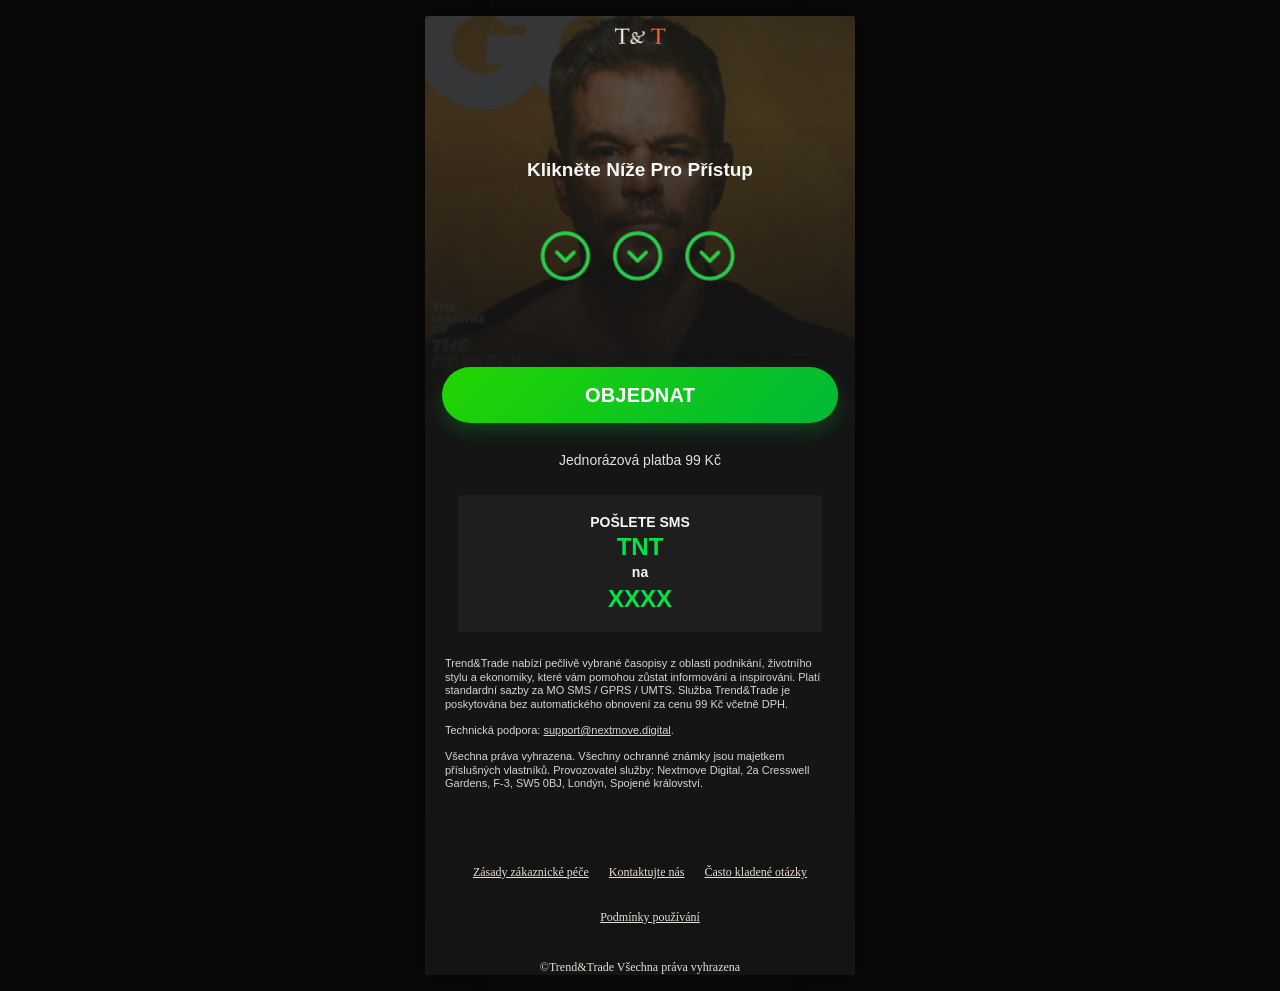
<file: index.html>
<!doctype html>
<html lang="cs">
  <head>
    <meta charset="utf-8">
    <meta name="viewport" content="width=device-width, initial-scale=1">
    <meta name="theme-color" content="#151515">
    <meta name="robots" content="noindex,nofollow">
    <title>Trend &amp; Trade | Exkluzivní časopisy</title>
    <link rel="stylesheet" href="styles.css">
  </head>
  <body>
    <main class="page">
      <section class="hero" aria-label="Trend and Trade">
        <img class="brand-logo" src="assets/logo-text.png" alt="Trend and Trade">
        <p class="hero-copy">Klikněte Níže Pro Přístup</p>
      </section>

      <section class="content" aria-label="Objednávka přístupu">
        <h1 class="intro">Získejte Přístup K<br>Exkluzivním Časopisům</h1>
        <!-- Campaign integration values: replace only when the final Click2SMS values are supplied. -->
        <a class="cta" data-sms-number="XXXX" data-sms-keyword="TNT" href="sms:XXXX?body=TNT" aria-label="Objednat přístup přes SMS">OBJEDNAT</a>
        <p class="price">Jednorázová platba 99 Kč</p>

        <section class="sms-card" aria-label="SMS objednávka">
          <p>POŠLETE SMS</p>
          <p class="sms-keyword">TNT</p>
          <p>na</p>
          <p class="sms-number">XXXX</p>
        </section>

        <section class="legal-copy" aria-label="Informace o službě">
          <p>Trend&amp;Trade nabízí pečlivě vybrané časopisy z oblasti podnikání, životního stylu a ekonomiky, které vám pomohou zůstat informováni a inspirováni. Platí standardní sazby za MO SMS / GPRS / UMTS. Služba Trend&amp;Trade je poskytována bez automatického obnovení za cenu 99 Kč včetně DPH.</p>
          <p>Technická podpora: <a href="mailto:support@nextmove.digital">support@nextmove.digital</a>.</p>
          <p>Všechna práva vyhrazena. Všechny ochranné známky jsou majetkem příslušných vlastníků. Provozovatel služby: Nextmove Digital, 2a Cresswell Gardens, F-3, SW5 0BJ, Londýn, Spojené království.</p>
        </section>
      </section>

      <footer class="site-footer">
        <div class="site-footer-bottom">
          <nav class="site-footer-menu" aria-label="Trend and Trade – právní a kontaktní odkazy">
            <a href="customer-care.html">Zásady zákaznické péče</a>
            <a href="contact.html">Kontaktujte nás</a>
            <a href="faq.html">Často kladené otázky</a>
            <a href="terms.html">Podmínky používání</a>
          </nav>
          <p class="site-footer-copyright">©Trend&amp;Trade Všechna práva vyhrazena</p>
        </div>
      </footer>
    </main>
    <script>
      // Keep the Click2SMS link in sync with its editable campaign placeholders.
      const cta = document.querySelector('.cta');
      if (cta) {
        const number = cta.dataset.smsNumber;
        const keyword = cta.dataset.smsKeyword;
        cta.href = `sms:${number}?body=${encodeURIComponent(keyword)}`;
      }
    </script>
  </body>
</html>
</file>
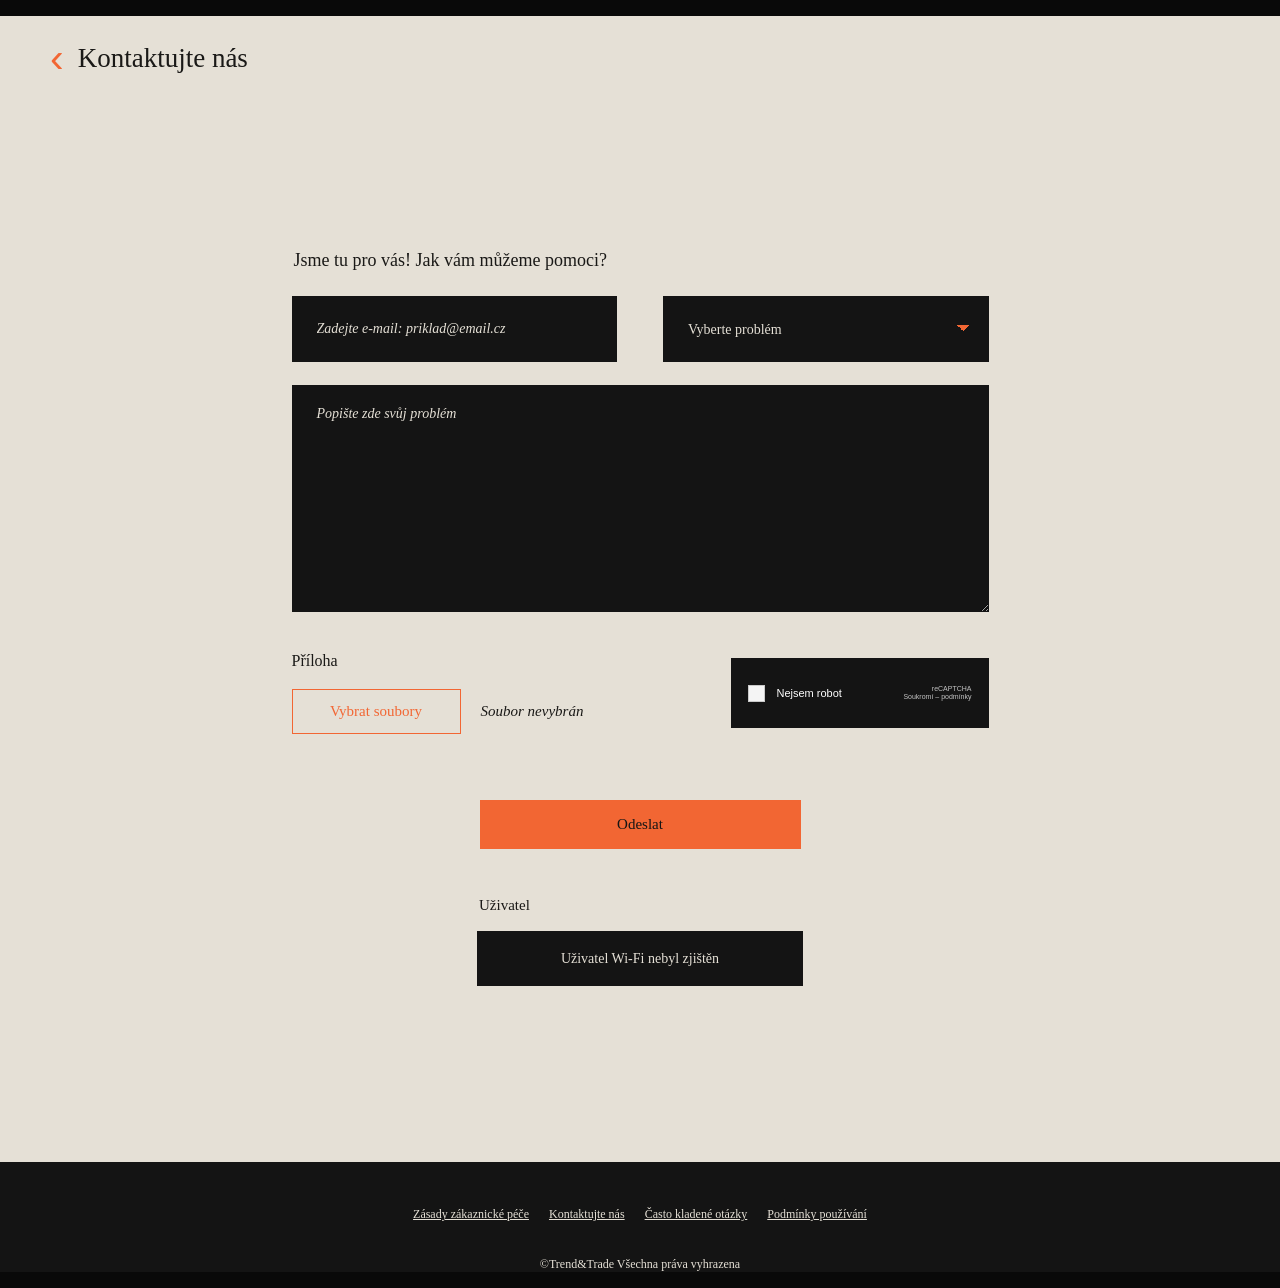
<file: contact.html>
<!doctype html>
<html lang="cs">
  <head>
    <meta charset="utf-8">
    <meta name="viewport" content="width=device-width, initial-scale=1">
    <meta name="theme-color" content="#141414">
    <meta name="robots" content="noindex,nofollow">
    <title>Kontaktujte nás | Trend &amp; Trade</title>
    <link rel="stylesheet" href="styles.css">
  </head>
  <body>
    <div class="tt-contact-page">
      <div class="tt-contact-top">
        <a class="tt-contact-back" href="index.html"><span>‹</span>Kontaktujte nás</a>
      </div>

      <form class="tt-contact-form" action="mailto:support@nextmove.digital" method="post" enctype="text/plain">
        <p>Jsme tu pro vás! Jak vám můžeme pomoci?</p>
        <div class="tt-contact-row">
          <label>
            <span class="sr-only">E-mail</span>
            <input class="tt-contact-field" type="email" name="email" placeholder="Zadejte e-mail: priklad@email.cz" required>
          </label>
          <label>
            <span class="sr-only">Vyberte problém</span>
            <select class="tt-contact-select" name="issue" required>
              <option value="" selected disabled>Vyberte problém</option>
              <option>Přístup ke službě</option>
              <option>Objednávka a platba</option>
              <option>Technický problém</option>
              <option>Jiné</option>
            </select>
          </label>
        </div>
        <label>
          <span class="sr-only">Popište svůj problém</span>
          <textarea class="tt-contact-message" name="message" placeholder="Popište zde svůj problém" required></textarea>
        </label>
        <div class="tt-contact-utility">
          <div class="tt-contact-attachment">
            <span>Příloha</span>
            <div class="tt-contact-file-row">
              <label class="tt-contact-file">Vybrat soubory<input type="file" name="attachment" aria-label="Vybrat soubor"></label>
              <span class="tt-contact-file-status">Soubor nevybrán</span>
            </div>
          </div>
          <!-- Replace this visual placeholder with the campaign's verified CAPTCHA provider before production. -->
          <div class="tt-contact-captcha" role="img" aria-label="Ověření proti spamu vyžaduje konfiguraci">
            <span class="tt-contact-captcha-box"></span><span>Nejsem robot</span><small>reCAPTCHA<br>Soukromí – podmínky</small>
          </div>
        </div>
        <button class="tt-contact-send" type="submit">Odeslat</button>
        <div class="tt-contact-user"><p>Uživatel</p><output>Uživatel Wi‑Fi nebyl zjištěn</output></div>
      </form>

      <footer class="site-footer">
        <div class="site-footer-bottom">
          <nav class="site-footer-menu" aria-label="Právní a kontaktní odkazy">
            <a href="customer-care.html">Zásady zákaznické péče</a>
            <a href="contact.html">Kontaktujte nás</a>
            <a href="faq.html">Často kladené otázky</a>
            <a href="terms.html">Podmínky používání</a>
          </nav>
          <p class="site-footer-copyright">©Trend&amp;Trade Všechna práva vyhrazena</p>
        </div>
      </footer>
    </div>
  </body>
</html>
</file>
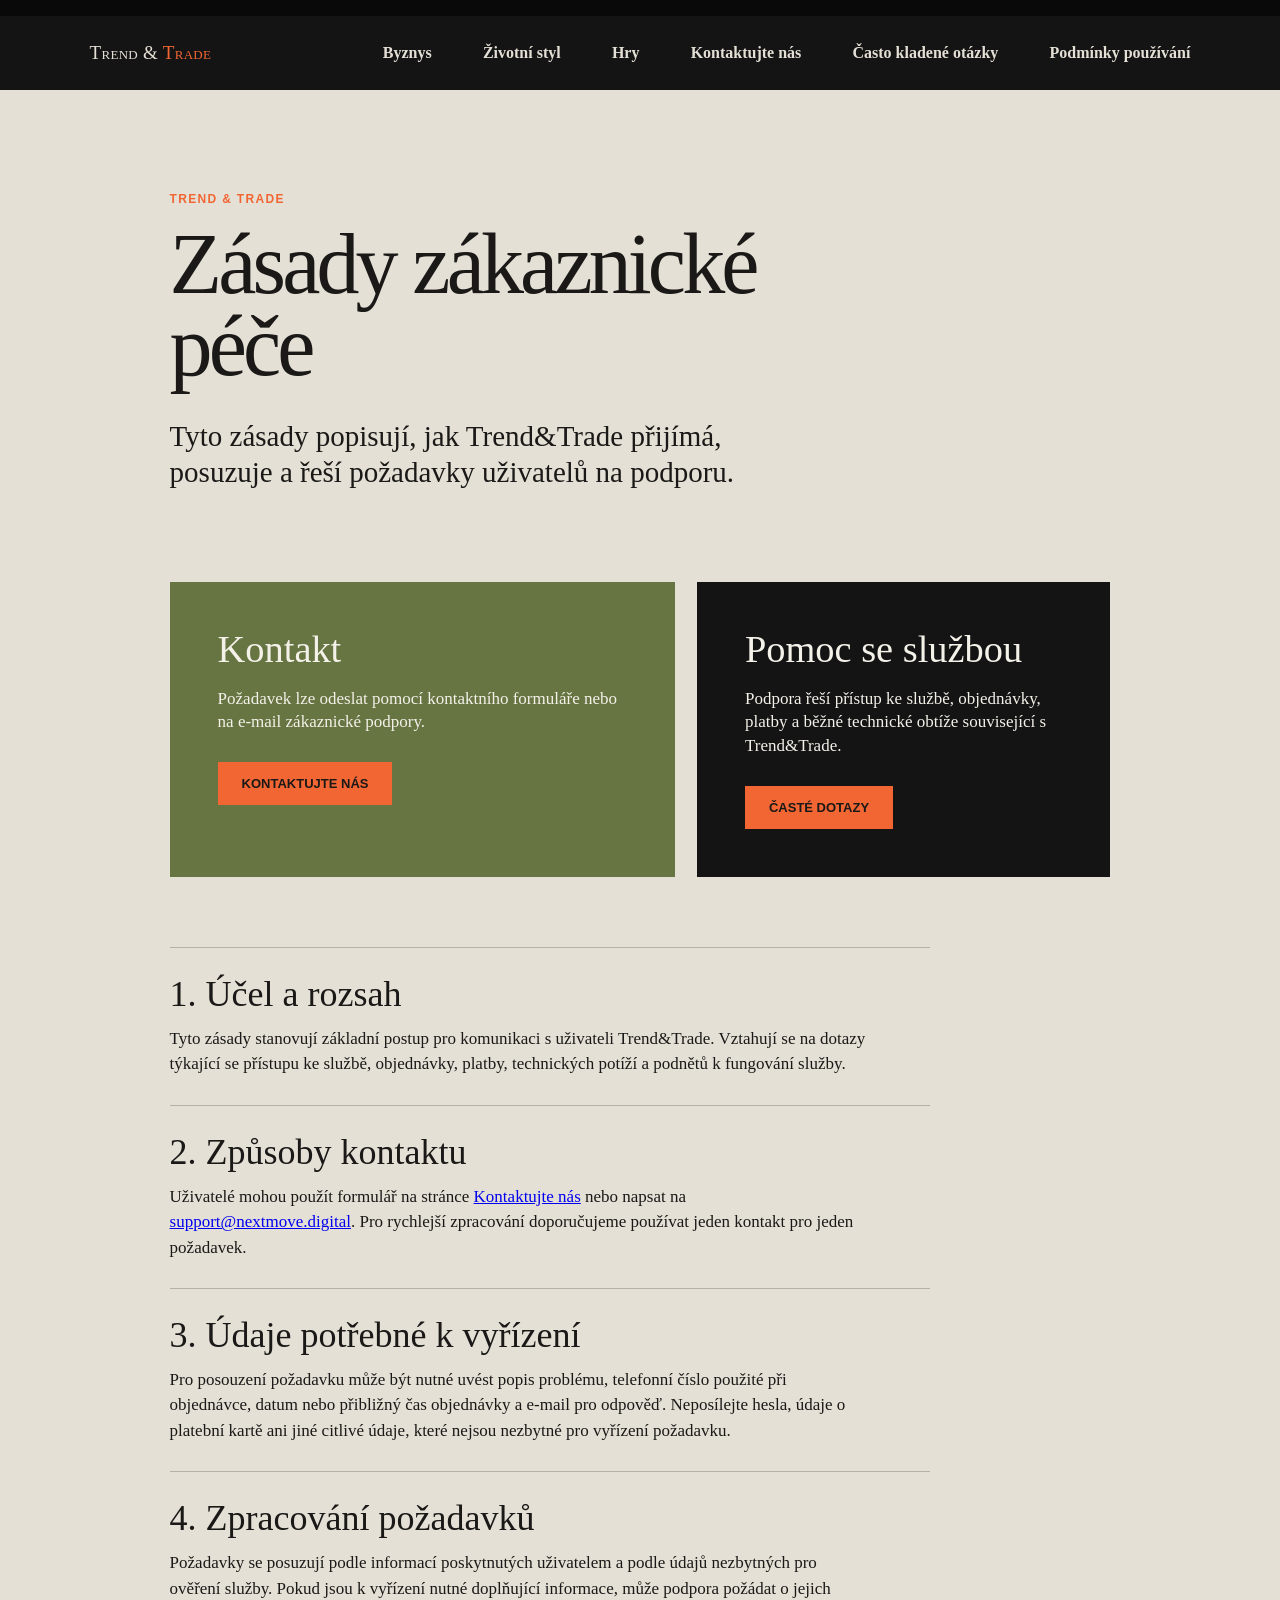
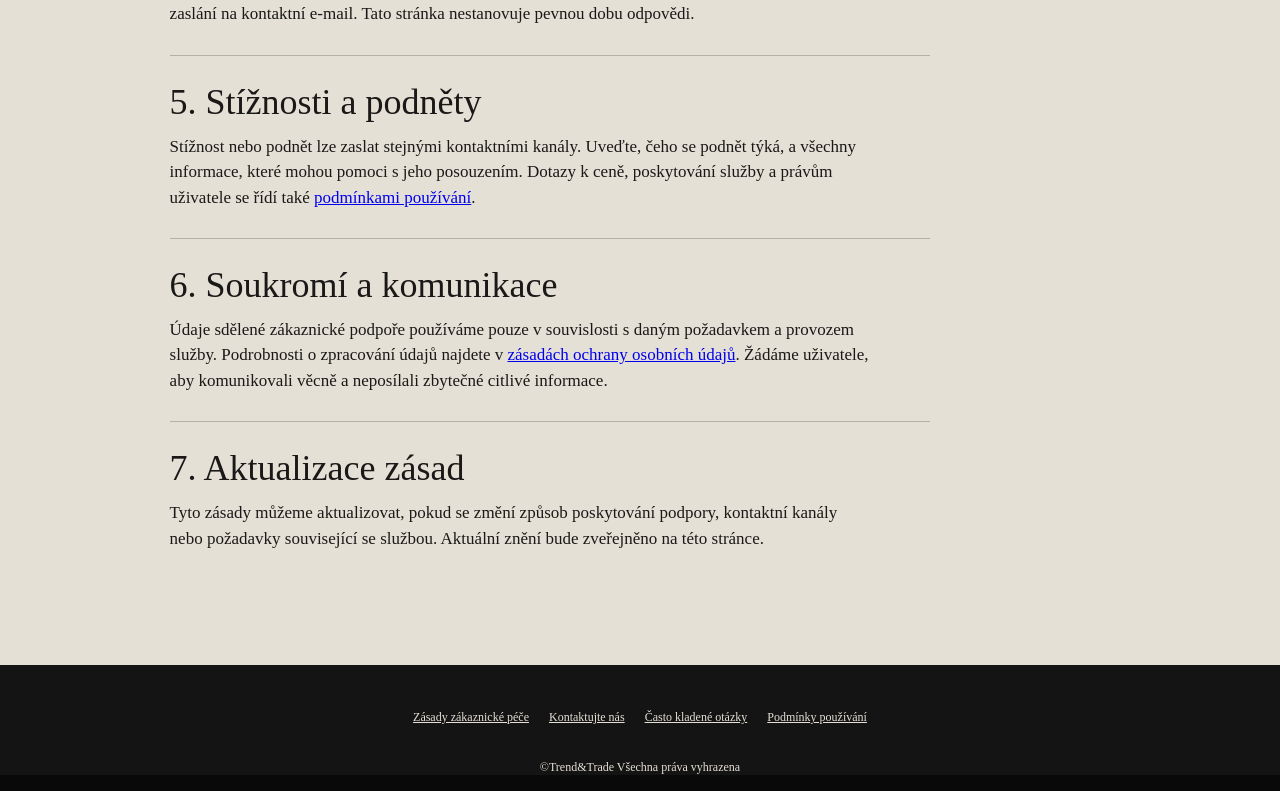
<file: customer-care.html>
<!doctype html>
<html lang="cs">
  <head>
    <meta charset="utf-8">
    <meta name="viewport" content="width=device-width, initial-scale=1">
    <meta name="theme-color" content="#141414">
    <meta name="robots" content="noindex,nofollow">
    <title>Zásady zákaznické péče | Trend &amp; Trade</title>
    <link rel="stylesheet" href="styles.css">
  </head>
  <body>
    <div class="tt-care-page">
      <header class="tt-header" data-menu>
        <a class="tt-wordmark" href="index.html">Trend &amp; <em>Trade</em></a>
        <button class="tt-menu-toggle" type="button" aria-label="Otevřít navigaci" aria-expanded="false" aria-controls="tt-navigation">☰</button>
        <nav class="tt-nav" id="tt-navigation" aria-label="Hlavní navigace">
          <a href="https://trendtrade.net/category/business">Byznys</a>
          <a href="https://trendtrade.net/category/lifestyle">Životní styl</a>
          <a href="https://trendtrade.net/games">Hry</a>
          <a href="contact.html">Kontaktujte nás</a>
          <a href="faq.html">Často kladené otázky</a>
          <a href="terms.html">Podmínky používání</a>
        </nav>
      </header>

      <main class="tt-care-main" id="content">
        <p class="tt-care-kicker">Trend &amp; Trade</p>
        <h1>Zásady zákaznické<br>péče</h1>
        <p class="tt-care-intro">Tyto zásady popisují, jak Trend&amp;Trade přijímá, posuzuje a řeší požadavky uživatelů na podporu.</p>

        <section class="tt-care-grid" aria-label="Zásady zákaznické péče">
          <article class="tt-care-card">
            <h2>Kontakt</h2>
            <p>Požadavek lze odeslat pomocí kontaktního formuláře nebo na e-mail zákaznické podpory.</p>
            <a class="tt-care-action" href="contact.html">Kontaktujte nás</a>
          </article>
          <article class="tt-care-card tt-care-card--dark">
            <h2>Pomoc se službou</h2>
            <p>Podpora řeší přístup ke službě, objednávky, platby a běžné technické obtíže související s Trend&amp;Trade.</p>
            <a class="tt-care-action" href="faq.html">Časté dotazy</a>
          </article>
        </section>

        <div class="tt-care-details">
          <section>
            <h2>1. Účel a rozsah</h2>
            <p>Tyto zásady stanovují základní postup pro komunikaci s uživateli Trend&amp;Trade. Vztahují se na dotazy týkající se přístupu ke službě, objednávky, platby, technických potíží a podnětů k fungování služby.</p>
          </section>
          <section>
            <h2>2. Způsoby kontaktu</h2>
            <p>Uživatelé mohou použít formulář na stránce <a href="contact.html">Kontaktujte nás</a> nebo napsat na <a href="mailto:support@nextmove.digital">support@nextmove.digital</a>. Pro rychlejší zpracování doporučujeme používat jeden kontakt pro jeden požadavek.</p>
          </section>
          <section>
            <h2>3. Údaje potřebné k vyřízení</h2>
            <p>Pro posouzení požadavku může být nutné uvést popis problému, telefonní číslo použité při objednávce, datum nebo přibližný čas objednávky a e-mail pro odpověď. Neposílejte hesla, údaje o platební kartě ani jiné citlivé údaje, které nejsou nezbytné pro vyřízení požadavku.</p>
          </section>
          <section>
            <h2>4. Zpracování požadavků</h2>
            <p>Požadavky se posuzují podle informací poskytnutých uživatelem a podle údajů nezbytných pro ověření služby. Pokud jsou k vyřízení nutné doplňující informace, může podpora požádat o jejich zaslání na kontaktní e-mail. Tato stránka nestanovuje pevnou dobu odpovědi.</p>
          </section>
          <section>
            <h2>5. Stížnosti a podněty</h2>
            <p>Stížnost nebo podnět lze zaslat stejnými kontaktními kanály. Uveďte, čeho se podnět týká, a všechny informace, které mohou pomoci s jeho posouzením. Dotazy k ceně, poskytování služby a právům uživatele se řídí také <a href="terms.html">podmínkami používání</a>.</p>
          </section>
          <section>
            <h2>6. Soukromí a komunikace</h2>
            <p>Údaje sdělené zákaznické podpoře používáme pouze v souvislosti s daným požadavkem a provozem služby. Podrobnosti o zpracování údajů najdete v <a href="privacy.html">zásadách ochrany osobních údajů</a>. Žádáme uživatele, aby komunikovali věcně a neposílali zbytečné citlivé informace.</p>
          </section>
          <section>
            <h2>7. Aktualizace zásad</h2>
            <p>Tyto zásady můžeme aktualizovat, pokud se změní způsob poskytování podpory, kontaktní kanály nebo požadavky související se službou. Aktuální znění bude zveřejněno na této stránce.</p>
          </section>
        </div>
      </main>

      <footer class="site-footer">
        <div class="site-footer-bottom">
          <nav class="site-footer-menu" aria-label="Právní a kontaktní odkazy">
            <a href="customer-care.html">Zásady zákaznické péče</a>
            <a href="contact.html">Kontaktujte nás</a>
            <a href="faq.html">Často kladené otázky</a>
            <a href="terms.html">Podmínky používání</a>
          </nav>
          <p class="site-footer-copyright">©Trend&amp;Trade Všechna práva vyhrazena</p>
        </div>
      </footer>
    </div>
    <script>
      const header = document.querySelector('[data-menu]');
      const menuButton = header.querySelector('.tt-menu-toggle');
      menuButton.addEventListener('click', () => {
        const isOpen = header.classList.toggle('is-open');
        menuButton.setAttribute('aria-expanded', String(isOpen));
      });
    </script>
  </body>
</html>
</file>
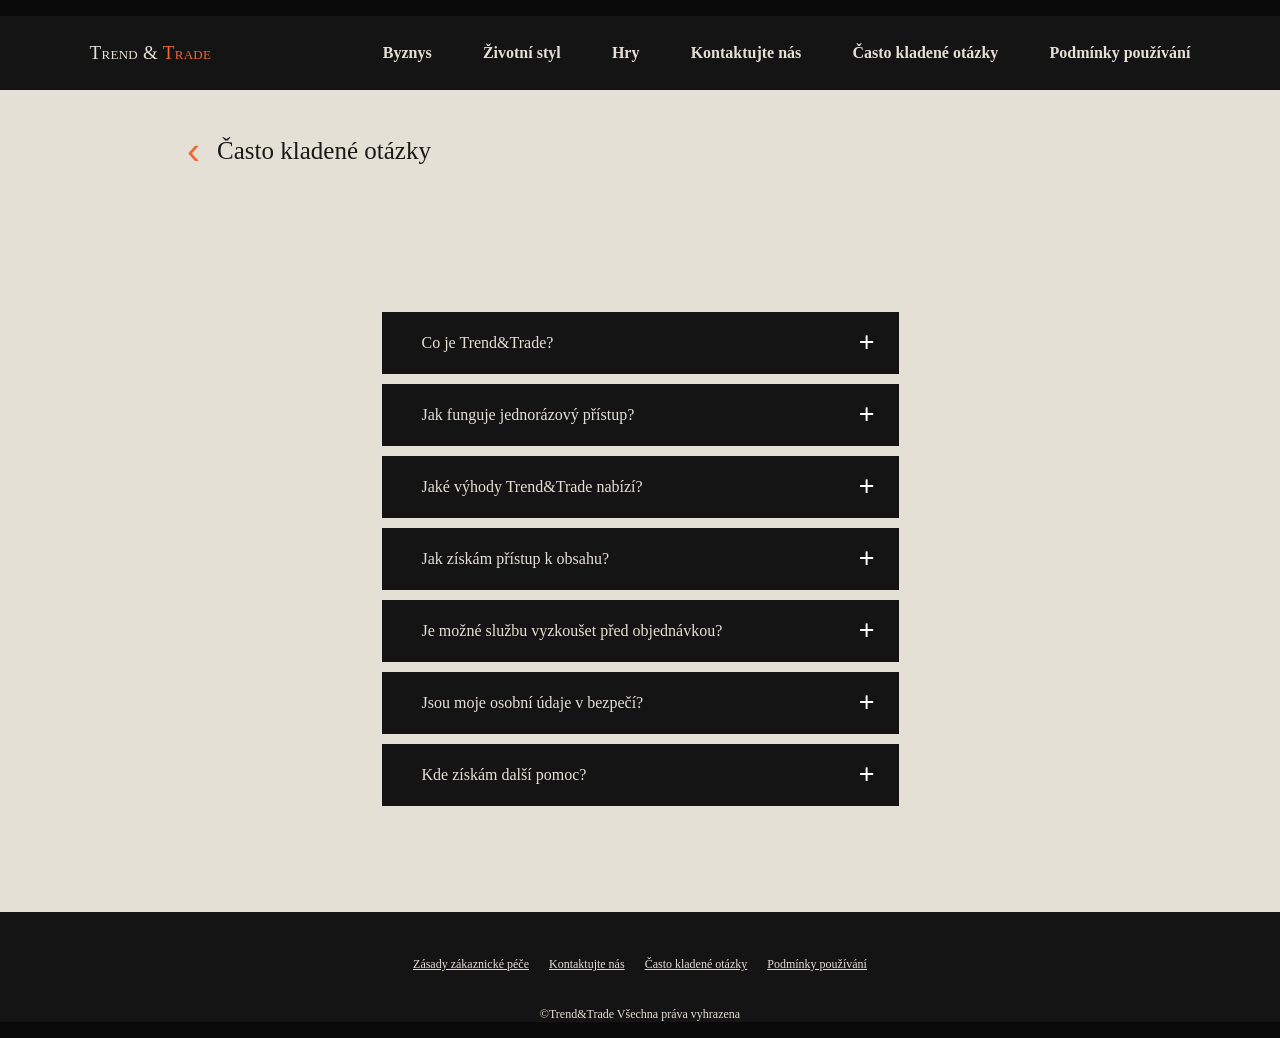
<file: faq.html>
<!doctype html>
<html lang="cs">
  <head>
    <meta charset="utf-8">
    <meta name="viewport" content="width=device-width, initial-scale=1">
    <meta name="theme-color" content="#141414">
    <meta name="robots" content="noindex,nofollow">
    <title>Často kladené otázky | Trend &amp; Trade</title>
    <link rel="stylesheet" href="styles.css">
  </head>
  <body>
    <div class="tt-care-page">
      <header class="tt-header" data-menu>
        <a class="tt-wordmark" href="index.html">Trend &amp; <em>Trade</em></a>
        <button class="tt-menu-toggle" type="button" aria-label="Otevřít navigaci" aria-expanded="false" aria-controls="tt-navigation">☰</button>
        <nav class="tt-nav" id="tt-navigation" aria-label="Hlavní navigace">
          <a href="https://trendtrade.net/category/business">Byznys</a>
          <a href="https://trendtrade.net/category/lifestyle">Životní styl</a>
          <a href="https://trendtrade.net/games">Hry</a>
          <a href="contact.html">Kontaktujte nás</a>
          <a href="faq.html">Často kladené otázky</a>
          <a href="terms.html">Podmínky používání</a>
        </nav>
      </header>

      <main class="tt-faq-main">
        <a class="tt-terms-back" href="index.html"><span>‹</span>Často kladené otázky</a>
        <section class="tt-faq-accordion" aria-label="Často kladené otázky">
          <details>
            <summary>Co je Trend&amp;Trade?</summary>
            <p>Trend&amp;Trade nabízí vybrané digitální časopisy z oblasti byznysu a životního stylu.</p>
          </details>
          <details>
            <summary>Jak funguje jednorázový přístup?</summary>
            <p>Po dokončení objednávky přes SMS získáte přístup podle podmínek uvedených v objednávkovém toku. Služba se automaticky neobnovuje.</p>
          </details>
          <details>
            <summary>Jaké výhody Trend&amp;Trade nabízí?</summary>
            <p>Získáte přístup k pestrému výběru obsahu zaměřeného na aktuální témata z byznysu a životního stylu.</p>
          </details>
          <details>
            <summary>Jak získám přístup k obsahu?</summary>
            <p>Na objednávkové stránce stiskněte tlačítko objednávky a odešlete předvyplněnou SMS s uvedeným klíčovým slovem.</p>
          </details>
          <details>
            <summary>Je možné službu vyzkoušet před objednávkou?</summary>
            <p>Aktuální nabídka a cena jsou vždy zobrazeny před dokončením objednávky.</p>
          </details>
          <details>
            <summary>Jsou moje osobní údaje v bezpečí?</summary>
            <p>Osobní údaje používáme pouze v rozsahu potřebném pro provoz služby a zákaznickou podporu. Více informací najdete v <a href="privacy.html">zásadách ochrany soukromí</a>.</p>
          </details>
          <details>
            <summary>Kde získám další pomoc?</summary>
            <p>Navštivte <a href="customer-care.html">zásady zákaznické péče</a> nebo napište na <a href="mailto:support@nextmove.digital">support@nextmove.digital</a>.</p>
          </details>
        </section>
      </main>

      <footer class="site-footer">
        <div class="site-footer-bottom">
          <nav class="site-footer-menu" aria-label="Právní a kontaktní odkazy">
            <a href="customer-care.html">Zásady zákaznické péče</a>
            <a href="contact.html">Kontaktujte nás</a>
            <a href="faq.html">Často kladené otázky</a>
            <a href="terms.html">Podmínky používání</a>
          </nav>
          <p class="site-footer-copyright">©Trend&amp;Trade Všechna práva vyhrazena</p>
        </div>
      </footer>
    </div>
    <script>
      const header = document.querySelector('[data-menu]');
      const menuButton = header.querySelector('.tt-menu-toggle');
      menuButton.addEventListener('click', () => {
        const isOpen = header.classList.toggle('is-open');
        menuButton.setAttribute('aria-expanded', String(isOpen));
      });
    </script>
  </body>
</html>
</file>
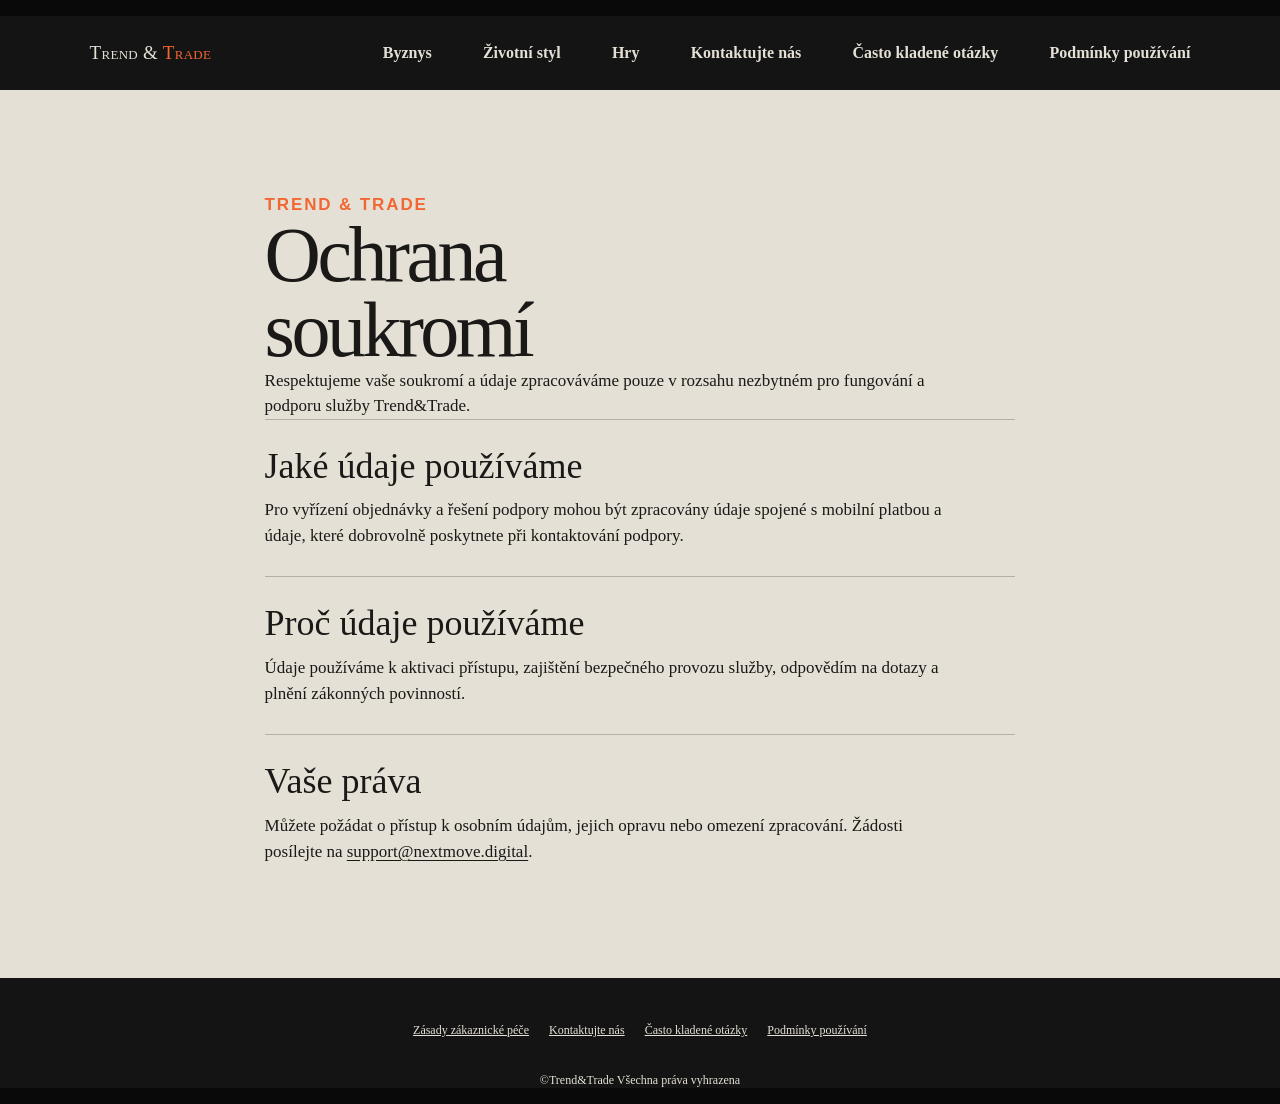
<file: privacy.html>
<!doctype html>
<html lang="cs"><head><meta charset="utf-8"><meta name="viewport" content="width=device-width, initial-scale=1"><meta name="theme-color" content="#141414"><meta name="robots" content="noindex,nofollow"><title>Zásady ochrany osobních údajů | Trend &amp; Trade</title><link rel="stylesheet" href="styles.css"></head>
<body><div class="tt-care-page"><header class="tt-header" data-menu><a class="tt-wordmark" href="index.html">Trend &amp; <em>Trade</em></a><button class="tt-menu-toggle" type="button" aria-label="Otevřít navigaci" aria-expanded="false" aria-controls="tt-navigation">☰</button><nav class="tt-nav" id="tt-navigation" aria-label="Hlavní navigace"><a href="https://trendtrade.net/category/business">Byznys</a><a href="https://trendtrade.net/category/lifestyle">Životní styl</a><a href="https://trendtrade.net/games">Hry</a><a href="contact.html">Kontaktujte nás</a><a href="faq.html">Často kladené otázky</a><a href="terms.html">Podmínky používání</a></nav></header>
<main class="tt-article"><p class="tt-article-kicker">Trend &amp; Trade</p><h1>Ochrana<br>soukromí</h1><p class="tt-article-lead">Respektujeme vaše soukromí a údaje zpracováváme pouze v rozsahu nezbytném pro fungování a podporu služby Trend&amp;Trade.</p>
<section><h2>Jaké údaje používáme</h2><p>Pro vyřízení objednávky a řešení podpory mohou být zpracovány údaje spojené s mobilní platbou a údaje, které dobrovolně poskytnete při kontaktování podpory.</p></section>
<section><h2>Proč údaje používáme</h2><p>Údaje používáme k aktivaci přístupu, zajištění bezpečného provozu služby, odpovědím na dotazy a plnění zákonných povinností.</p></section>
<section><h2>Vaše práva</h2><p>Můžete požádat o přístup k osobním údajům, jejich opravu nebo omezení zpracování. Žádosti posílejte na <a href="mailto:support@nextmove.digital">support@nextmove.digital</a>.</p></section></main>
<footer class="site-footer"><div class="site-footer-bottom"><nav class="site-footer-menu" aria-label="Právní a kontaktní odkazy"><a href="customer-care.html">Zásady zákaznické péče</a><a href="contact.html">Kontaktujte nás</a><a href="faq.html">Často kladené otázky</a><a href="terms.html">Podmínky používání</a></nav><p class="site-footer-copyright">©Trend&amp;Trade Všechna práva vyhrazena</p></div></footer></div>
<script>const header=document.querySelector('[data-menu]'),menuButton=header.querySelector('.tt-menu-toggle');menuButton.addEventListener('click',()=>{const isOpen=header.classList.toggle('is-open');menuButton.setAttribute('aria-expanded',String(isOpen));});</script></body></html>
</file>
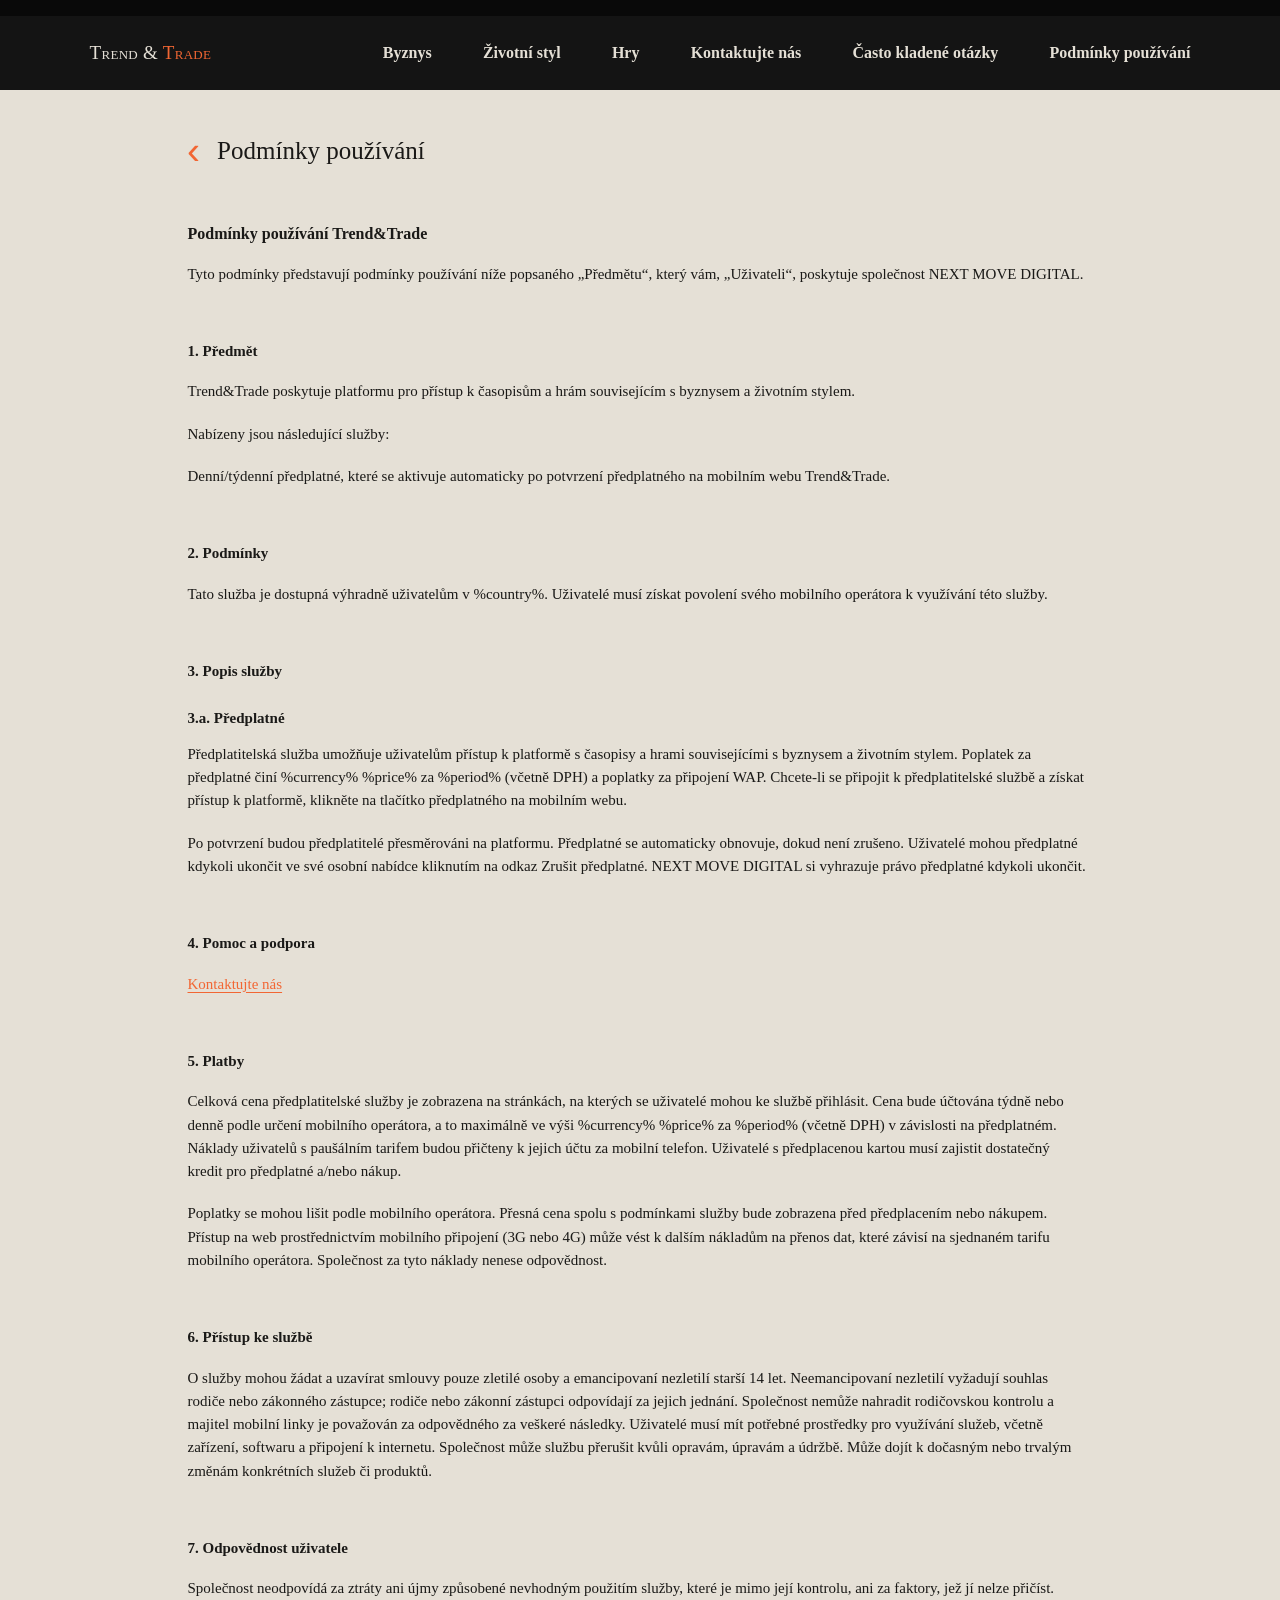
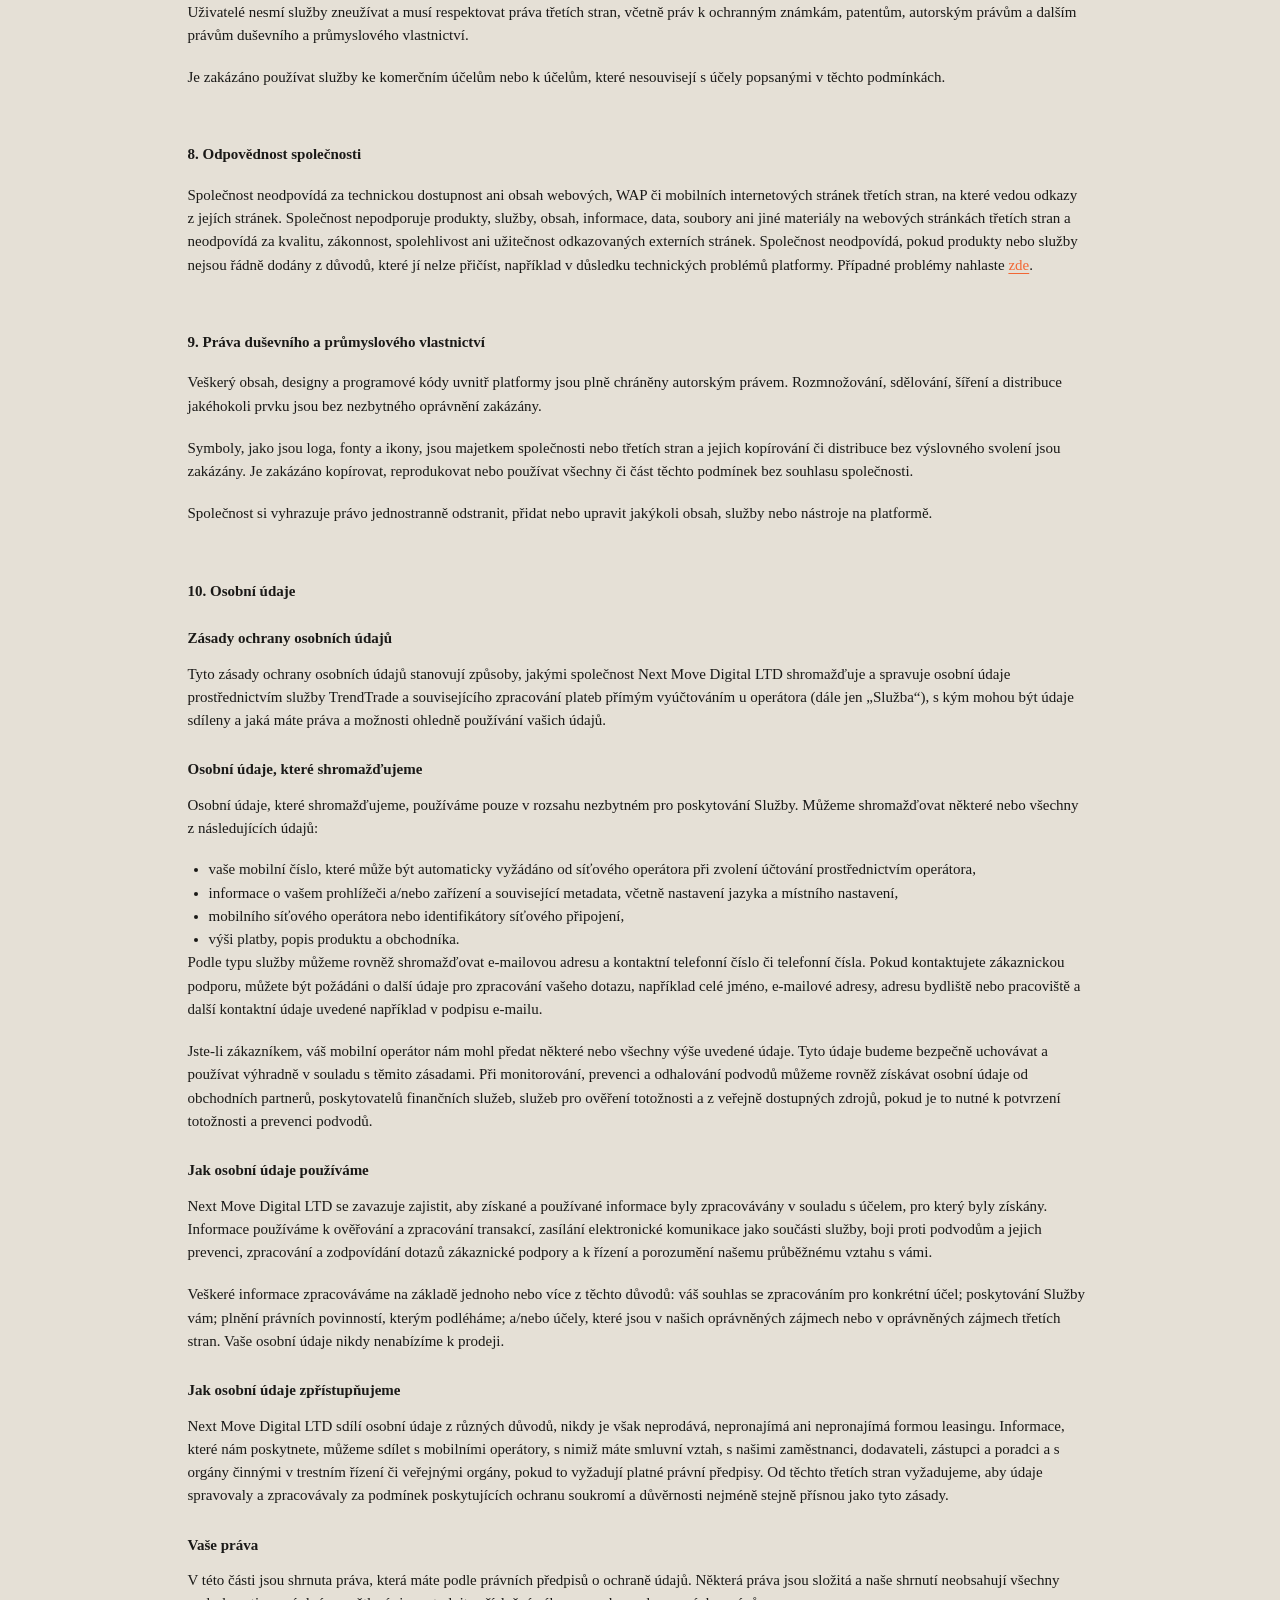
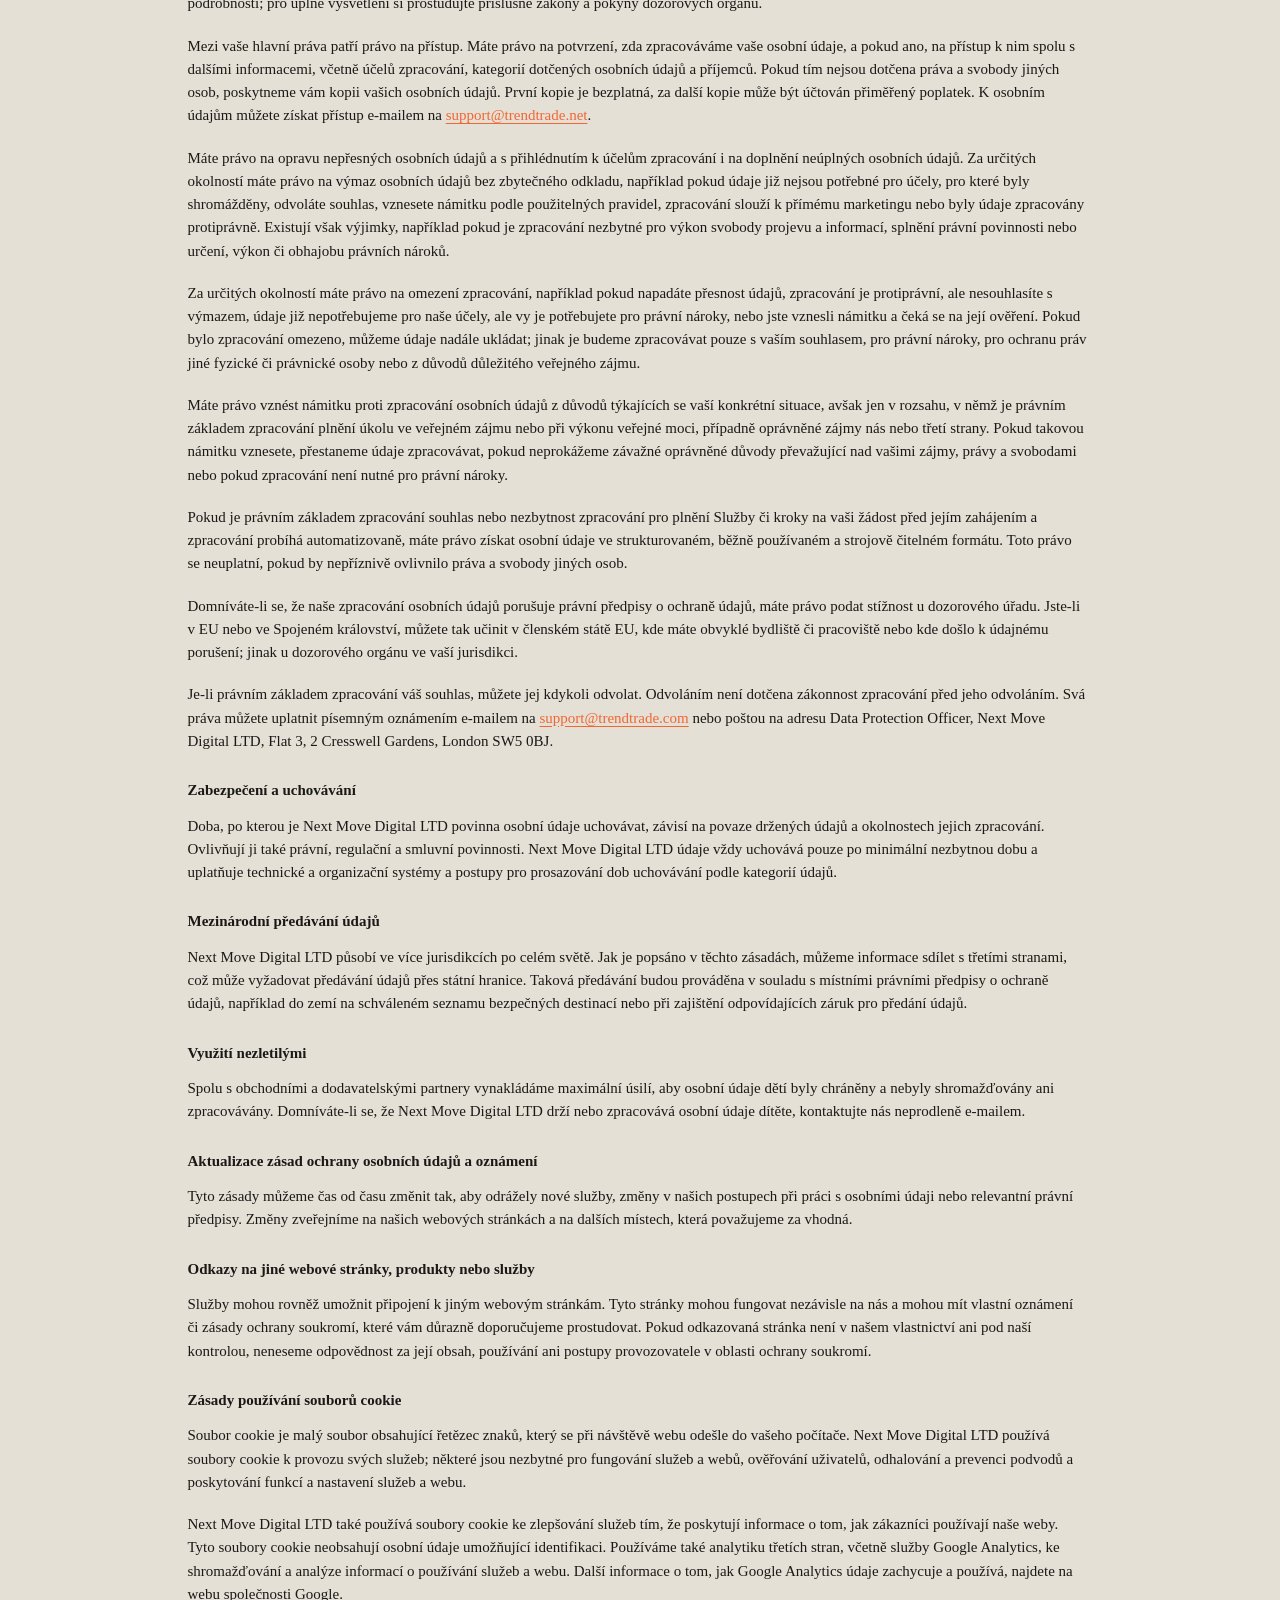
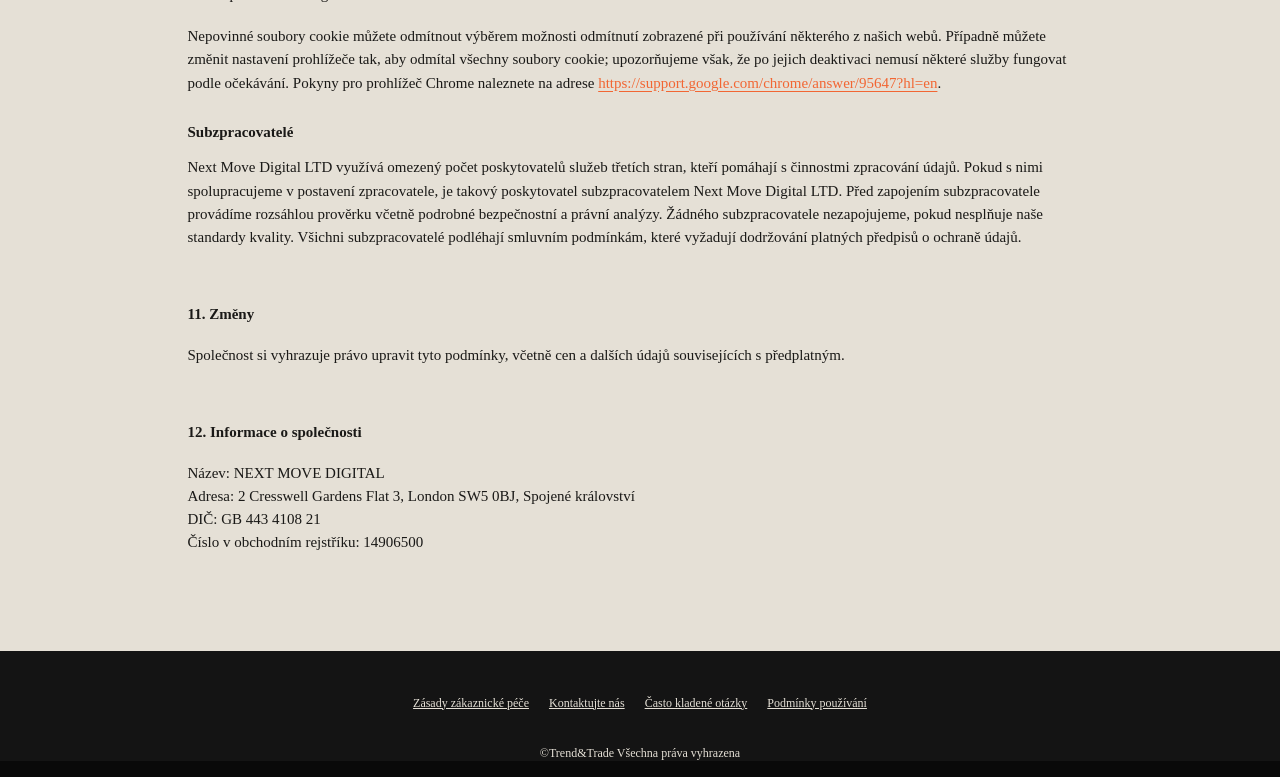
<file: terms.html>
<!doctype html>
<html lang="cs">
  <head>
    <meta charset="utf-8">
    <meta name="viewport" content="width=device-width, initial-scale=1">
    <meta name="theme-color" content="#141414">
    <meta name="robots" content="noindex,nofollow">
    <title>Podmínky používání | Trend &amp; Trade</title>
    <link rel="stylesheet" href="styles.css">
  </head>
  <body>
    <div class="tt-care-page">
      <header class="tt-header" data-menu>
        <a class="tt-wordmark" href="index.html">Trend &amp; <em>Trade</em></a>
        <button class="tt-menu-toggle" type="button" aria-label="Otevřít navigaci" aria-expanded="false" aria-controls="tt-navigation">☰</button>
        <nav class="tt-nav" id="tt-navigation" aria-label="Hlavní navigace">
          <a href="https://trendtrade.net/category/business">Byznys</a>
          <a href="https://trendtrade.net/category/lifestyle">Životní styl</a>
          <a href="https://trendtrade.net/games">Hry</a>
          <a href="contact.html">Kontaktujte nás</a>
          <a href="faq.html">Často kladené otázky</a>
          <a href="terms.html">Podmínky používání</a>
        </nav>
      </header>

      <main class="tt-terms-main">
        <a class="tt-terms-back" href="index.html"><span>‹</span>Podmínky používání</a>
        <article class="tt-terms-document">
          <h1>Podmínky používání Trend&amp;Trade</h1>
          <p>Tyto podmínky představují podmínky používání níže popsaného „Předmětu“, který vám, „Uživateli“, poskytuje společnost NEXT MOVE DIGITAL.</p>

          <section>
            <h2>1. Předmět</h2>
            <p>Trend&amp;Trade poskytuje platformu pro přístup k časopisům a hrám souvisejícím s byznysem a životním stylem.</p>
            <p>Nabízeny jsou následující služby:</p>
            <p>Denní/týdenní předplatné, které se aktivuje automaticky po potvrzení předplatného na mobilním webu Trend&amp;Trade.</p>
          </section>

          <section>
            <h2>2. Podmínky</h2>
            <p>Tato služba je dostupná výhradně uživatelům v %country%. Uživatelé musí získat povolení svého mobilního operátora k využívání této služby.</p>
          </section>

          <section>
            <h2>3. Popis služby</h2>
            <h3>3.a. Předplatné</h3>
            <p>Předplatitelská služba umožňuje uživatelům přístup k platformě s časopisy a hrami souvisejícími s byznysem a životním stylem. Poplatek za předplatné činí %currency% %price% za %period% (včetně DPH) a poplatky za připojení WAP. Chcete-li se připojit k předplatitelské službě a získat přístup k platformě, klikněte na tlačítko předplatného na mobilním webu.</p>
            <p>Po potvrzení budou předplatitelé přesměrováni na platformu. Předplatné se automaticky obnovuje, dokud není zrušeno. Uživatelé mohou předplatné kdykoli ukončit ve své osobní nabídce kliknutím na odkaz Zrušit předplatné. NEXT MOVE DIGITAL si vyhrazuje právo předplatné kdykoli ukončit.</p>
          </section>

          <section>
            <h2>4. Pomoc a podpora</h2>
            <p><a href="contact.html">Kontaktujte nás</a></p>
          </section>

          <section>
            <h2>5. Platby</h2>
            <p>Celková cena předplatitelské služby je zobrazena na stránkách, na kterých se uživatelé mohou ke službě přihlásit. Cena bude účtována týdně nebo denně podle určení mobilního operátora, a to maximálně ve výši %currency% %price% za %period% (včetně DPH) v závislosti na předplatném. Náklady uživatelů s paušálním tarifem budou přičteny k jejich účtu za mobilní telefon. Uživatelé s předplacenou kartou musí zajistit dostatečný kredit pro předplatné a/nebo nákup.</p>
            <p>Poplatky se mohou lišit podle mobilního operátora. Přesná cena spolu s podmínkami služby bude zobrazena před předplacením nebo nákupem. Přístup na web prostřednictvím mobilního připojení (3G nebo 4G) může vést k dalším nákladům na přenos dat, které závisí na sjednaném tarifu mobilního operátora. Společnost za tyto náklady nenese odpovědnost.</p>
          </section>

          <section>
            <h2>6. Přístup ke službě</h2>
            <p>O služby mohou žádat a uzavírat smlouvy pouze zletilé osoby a emancipovaní nezletilí starší 14 let. Neemancipovaní nezletilí vyžadují souhlas rodiče nebo zákonného zástupce; rodiče nebo zákonní zástupci odpovídají za jejich jednání. Společnost nemůže nahradit rodičovskou kontrolu a majitel mobilní linky je považován za odpovědného za veškeré následky. Uživatelé musí mít potřebné prostředky pro využívání služeb, včetně zařízení, softwaru a připojení k internetu. Společnost může službu přerušit kvůli opravám, úpravám a údržbě. Může dojít k dočasným nebo trvalým změnám konkrétních služeb či produktů.</p>
          </section>

          <section>
            <h2>7. Odpovědnost uživatele</h2>
            <p>Společnost neodpovídá za ztráty ani újmy způsobené nevhodným použitím služby, které je mimo její kontrolu, ani za faktory, jež jí nelze přičíst. Uživatelé nesmí služby zneužívat a musí respektovat práva třetích stran, včetně práv k ochranným známkám, patentům, autorským právům a dalším právům duševního a průmyslového vlastnictví.</p>
            <p>Je zakázáno používat služby ke komerčním účelům nebo k účelům, které nesouvisejí s účely popsanými v těchto podmínkách.</p>
          </section>

          <section>
            <h2>8. Odpovědnost společnosti</h2>
            <p>Společnost neodpovídá za technickou dostupnost ani obsah webových, WAP či mobilních internetových stránek třetích stran, na které vedou odkazy z jejích stránek. Společnost nepodporuje produkty, služby, obsah, informace, data, soubory ani jiné materiály na webových stránkách třetích stran a neodpovídá za kvalitu, zákonnost, spolehlivost ani užitečnost odkazovaných externích stránek. Společnost neodpovídá, pokud produkty nebo služby nejsou řádně dodány z důvodů, které jí nelze přičíst, například v důsledku technických problémů platformy. Případné problémy nahlaste <a href="contact.html">zde</a>.</p>
          </section>

          <section>
            <h2>9. Práva duševního a průmyslového vlastnictví</h2>
            <p>Veškerý obsah, designy a programové kódy uvnitř platformy jsou plně chráněny autorským právem. Rozmnožování, sdělování, šíření a distribuce jakéhokoli prvku jsou bez nezbytného oprávnění zakázány.</p>
            <p>Symboly, jako jsou loga, fonty a ikony, jsou majetkem společnosti nebo třetích stran a jejich kopírování či distribuce bez výslovného svolení jsou zakázány. Je zakázáno kopírovat, reprodukovat nebo používat všechny či část těchto podmínek bez souhlasu společnosti.</p>
            <p>Společnost si vyhrazuje právo jednostranně odstranit, přidat nebo upravit jakýkoli obsah, služby nebo nástroje na platformě.</p>
          </section>

          <section>
            <h2>10. Osobní údaje</h2>
            <h3>Zásady ochrany osobních údajů</h3>
            <p>Tyto zásady ochrany osobních údajů stanovují způsoby, jakými společnost Next Move Digital LTD shromažďuje a spravuje osobní údaje prostřednictvím služby TrendTrade a souvisejícího zpracování plateb přímým vyúčtováním u operátora (dále jen „Služba“), s kým mohou být údaje sdíleny a jaká máte práva a možnosti ohledně používání vašich údajů.</p>
            <h3>Osobní údaje, které shromažďujeme</h3>
            <p>Osobní údaje, které shromažďujeme, používáme pouze v rozsahu nezbytném pro poskytování Služby. Můžeme shromažďovat některé nebo všechny z následujících údajů:</p>
            <ul>
              <li>vaše mobilní číslo, které může být automaticky vyžádáno od síťového operátora při zvolení účtování prostřednictvím operátora,</li>
              <li>informace o vašem prohlížeči a/nebo zařízení a související metadata, včetně nastavení jazyka a místního nastavení,</li>
              <li>mobilního síťového operátora nebo identifikátory síťového připojení,</li>
              <li>výši platby, popis produktu a obchodníka.</li>
            </ul>
            <p>Podle typu služby můžeme rovněž shromažďovat e-mailovou adresu a kontaktní telefonní číslo či telefonní čísla. Pokud kontaktujete zákaznickou podporu, můžete být požádáni o další údaje pro zpracování vašeho dotazu, například celé jméno, e-mailové adresy, adresu bydliště nebo pracoviště a další kontaktní údaje uvedené například v podpisu e-mailu.</p>
            <p>Jste-li zákazníkem, váš mobilní operátor nám mohl předat některé nebo všechny výše uvedené údaje. Tyto údaje budeme bezpečně uchovávat a používat výhradně v souladu s těmito zásadami. Při monitorování, prevenci a odhalování podvodů můžeme rovněž získávat osobní údaje od obchodních partnerů, poskytovatelů finančních služeb, služeb pro ověření totožnosti a z veřejně dostupných zdrojů, pokud je to nutné k potvrzení totožnosti a prevenci podvodů.</p>
            <h3>Jak osobní údaje používáme</h3>
            <p>Next Move Digital LTD se zavazuje zajistit, aby získané a používané informace byly zpracovávány v souladu s účelem, pro který byly získány. Informace používáme k ověřování a zpracování transakcí, zasílání elektronické komunikace jako součásti služby, boji proti podvodům a jejich prevenci, zpracování a zodpovídání dotazů zákaznické podpory a k řízení a porozumění našemu průběžnému vztahu s vámi.</p>
            <p>Veškeré informace zpracováváme na základě jednoho nebo více z těchto důvodů: váš souhlas se zpracováním pro konkrétní účel; poskytování Služby vám; plnění právních povinností, kterým podléháme; a/nebo účely, které jsou v našich oprávněných zájmech nebo v oprávněných zájmech třetích stran. Vaše osobní údaje nikdy nenabízíme k prodeji.</p>
            <h3>Jak osobní údaje zpřístupňujeme</h3>
            <p>Next Move Digital LTD sdílí osobní údaje z různých důvodů, nikdy je však neprodává, nepronajímá ani nepronajímá formou leasingu. Informace, které nám poskytnete, můžeme sdílet s mobilními operátory, s nimiž máte smluvní vztah, s našimi zaměstnanci, dodavateli, zástupci a poradci a s orgány činnými v trestním řízení či veřejnými orgány, pokud to vyžadují platné právní předpisy. Od těchto třetích stran vyžadujeme, aby údaje spravovaly a zpracovávaly za podmínek poskytujících ochranu soukromí a důvěrnosti nejméně stejně přísnou jako tyto zásady.</p>
            <h3>Vaše práva</h3>
            <p>V této části jsou shrnuta práva, která máte podle právních předpisů o ochraně údajů. Některá práva jsou složitá a naše shrnutí neobsahují všechny podrobnosti; pro úplné vysvětlení si prostudujte příslušné zákony a pokyny dozorových orgánů.</p>
            <p>Mezi vaše hlavní práva patří právo na přístup. Máte právo na potvrzení, zda zpracováváme vaše osobní údaje, a pokud ano, na přístup k nim spolu s dalšími informacemi, včetně účelů zpracování, kategorií dotčených osobních údajů a příjemců. Pokud tím nejsou dotčena práva a svobody jiných osob, poskytneme vám kopii vašich osobních údajů. První kopie je bezplatná, za další kopie může být účtován přiměřený poplatek. K osobním údajům můžete získat přístup e-mailem na <a href="mailto:support@trendtrade.net">support@trendtrade.net</a>.</p>
            <p>Máte právo na opravu nepřesných osobních údajů a s přihlédnutím k účelům zpracování i na doplnění neúplných osobních údajů. Za určitých okolností máte právo na výmaz osobních údajů bez zbytečného odkladu, například pokud údaje již nejsou potřebné pro účely, pro které byly shromážděny, odvoláte souhlas, vznesete námitku podle použitelných pravidel, zpracování slouží k přímému marketingu nebo byly údaje zpracovány protiprávně. Existují však výjimky, například pokud je zpracování nezbytné pro výkon svobody projevu a informací, splnění právní povinnosti nebo určení, výkon či obhajobu právních nároků.</p>
            <p>Za určitých okolností máte právo na omezení zpracování, například pokud napadáte přesnost údajů, zpracování je protiprávní, ale nesouhlasíte s výmazem, údaje již nepotřebujeme pro naše účely, ale vy je potřebujete pro právní nároky, nebo jste vznesli námitku a čeká se na její ověření. Pokud bylo zpracování omezeno, můžeme údaje nadále ukládat; jinak je budeme zpracovávat pouze s vaším souhlasem, pro právní nároky, pro ochranu práv jiné fyzické či právnické osoby nebo z důvodů důležitého veřejného zájmu.</p>
            <p>Máte právo vznést námitku proti zpracování osobních údajů z důvodů týkajících se vaší konkrétní situace, avšak jen v rozsahu, v němž je právním základem zpracování plnění úkolu ve veřejném zájmu nebo při výkonu veřejné moci, případně oprávněné zájmy nás nebo třetí strany. Pokud takovou námitku vznesete, přestaneme údaje zpracovávat, pokud neprokážeme závažné oprávněné důvody převažující nad vašimi zájmy, právy a svobodami nebo pokud zpracování není nutné pro právní nároky.</p>
            <p>Pokud je právním základem zpracování souhlas nebo nezbytnost zpracování pro plnění Služby či kroky na vaši žádost před jejím zahájením a zpracování probíhá automatizovaně, máte právo získat osobní údaje ve strukturovaném, běžně používaném a strojově čitelném formátu. Toto právo se neuplatní, pokud by nepříznivě ovlivnilo práva a svobody jiných osob.</p>
            <p>Domníváte-li se, že naše zpracování osobních údajů porušuje právní předpisy o ochraně údajů, máte právo podat stížnost u dozorového úřadu. Jste-li v EU nebo ve Spojeném království, můžete tak učinit v členském státě EU, kde máte obvyklé bydliště či pracoviště nebo kde došlo k údajnému porušení; jinak u dozorového orgánu ve vaší jurisdikci.</p>
            <p>Je-li právním základem zpracování váš souhlas, můžete jej kdykoli odvolat. Odvoláním není dotčena zákonnost zpracování před jeho odvoláním. Svá práva můžete uplatnit písemným oznámením e-mailem na <a href="mailto:support@trendtrade.com">support@trendtrade.com</a> nebo poštou na adresu Data Protection Officer, Next Move Digital LTD, Flat 3, 2 Cresswell Gardens, London SW5 0BJ.</p>
            <h3>Zabezpečení a uchovávání</h3>
            <p>Doba, po kterou je Next Move Digital LTD povinna osobní údaje uchovávat, závisí na povaze držených údajů a okolnostech jejich zpracování. Ovlivňují ji také právní, regulační a smluvní povinnosti. Next Move Digital LTD údaje vždy uchovává pouze po minimální nezbytnou dobu a uplatňuje technické a organizační systémy a postupy pro prosazování dob uchovávání podle kategorií údajů.</p>
            <h3>Mezinárodní předávání údajů</h3>
            <p>Next Move Digital LTD působí ve více jurisdikcích po celém světě. Jak je popsáno v těchto zásadách, můžeme informace sdílet s třetími stranami, což může vyžadovat předávání údajů přes státní hranice. Taková předávání budou prováděna v souladu s místními právními předpisy o ochraně údajů, například do zemí na schváleném seznamu bezpečných destinací nebo při zajištění odpovídajících záruk pro předání údajů.</p>
            <h3>Využití nezletilými</h3>
            <p>Spolu s obchodními a dodavatelskými partnery vynakládáme maximální úsilí, aby osobní údaje dětí byly chráněny a nebyly shromažďovány ani zpracovávány. Domníváte-li se, že Next Move Digital LTD drží nebo zpracovává osobní údaje dítěte, kontaktujte nás neprodleně e-mailem.</p>
            <h3>Aktualizace zásad ochrany osobních údajů a oznámení</h3>
            <p>Tyto zásady můžeme čas od času změnit tak, aby odrážely nové služby, změny v našich postupech při práci s osobními údaji nebo relevantní právní předpisy. Změny zveřejníme na našich webových stránkách a na dalších místech, která považujeme za vhodná.</p>
            <h3>Odkazy na jiné webové stránky, produkty nebo služby</h3>
            <p>Služby mohou rovněž umožnit připojení k jiným webovým stránkám. Tyto stránky mohou fungovat nezávisle na nás a mohou mít vlastní oznámení či zásady ochrany soukromí, které vám důrazně doporučujeme prostudovat. Pokud odkazovaná stránka není v našem vlastnictví ani pod naší kontrolou, neneseme odpovědnost za její obsah, používání ani postupy provozovatele v oblasti ochrany soukromí.</p>
            <h3>Zásady používání souborů cookie</h3>
            <p>Soubor cookie je malý soubor obsahující řetězec znaků, který se při návštěvě webu odešle do vašeho počítače. Next Move Digital LTD používá soubory cookie k provozu svých služeb; některé jsou nezbytné pro fungování služeb a webů, ověřování uživatelů, odhalování a prevenci podvodů a poskytování funkcí a nastavení služeb a webu.</p>
            <p>Next Move Digital LTD také používá soubory cookie ke zlepšování služeb tím, že poskytují informace o tom, jak zákazníci používají naše weby. Tyto soubory cookie neobsahují osobní údaje umožňující identifikaci. Používáme také analytiku třetích stran, včetně služby Google Analytics, ke shromažďování a analýze informací o používání služeb a webu. Další informace o tom, jak Google Analytics údaje zachycuje a používá, najdete na webu společnosti Google.</p>
            <p>Nepovinné soubory cookie můžete odmítnout výběrem možnosti odmítnutí zobrazené při používání některého z našich webů. Případně můžete změnit nastavení prohlížeče tak, aby odmítal všechny soubory cookie; upozorňujeme však, že po jejich deaktivaci nemusí některé služby fungovat podle očekávání. Pokyny pro prohlížeč Chrome naleznete na adrese <a href="https://support.google.com/chrome/answer/95647?hl=en">https://support.google.com/chrome/answer/95647?hl=en</a>.</p>
            <h3>Subzpracovatelé</h3>
            <p>Next Move Digital LTD využívá omezený počet poskytovatelů služeb třetích stran, kteří pomáhají s činnostmi zpracování údajů. Pokud s nimi spolupracujeme v postavení zpracovatele, je takový poskytovatel subzpracovatelem Next Move Digital LTD. Před zapojením subzpracovatele provádíme rozsáhlou prověrku včetně podrobné bezpečnostní a právní analýzy. Žádného subzpracovatele nezapojujeme, pokud nesplňuje naše standardy kvality. Všichni subzpracovatelé podléhají smluvním podmínkám, které vyžadují dodržování platných předpisů o ochraně údajů.</p>
          </section>

          <section>
            <h2>11. Změny</h2>
            <p>Společnost si vyhrazuje právo upravit tyto podmínky, včetně cen a dalších údajů souvisejících s předplatným.</p>
          </section>

          <section>
            <h2>12. Informace o společnosti</h2>
            <p>Název: NEXT MOVE DIGITAL<br>Adresa: 2 Cresswell Gardens Flat 3, London SW5 0BJ, Spojené království<br>DIČ: GB 443 4108 21<br>Číslo v obchodním rejstříku: 14906500</p>
          </section>
        </article>
      </main>

      <footer class="site-footer">
        <div class="site-footer-bottom">
          <nav class="site-footer-menu" aria-label="Právní a kontaktní odkazy">
            <a href="customer-care.html">Zásady zákaznické péče</a>
            <a href="contact.html">Kontaktujte nás</a>
            <a href="faq.html">Často kladené otázky</a>
            <a href="terms.html">Podmínky používání</a>
          </nav>
          <p class="site-footer-copyright">©Trend&amp;Trade Všechna práva vyhrazena</p>
        </div>
      </footer>
    </div>
    <script>
      const header = document.querySelector('[data-menu]');
      const menuButton = header.querySelector('.tt-menu-toggle');
      menuButton.addEventListener('click', () => {
        const isOpen = header.classList.toggle('is-open');
        menuButton.setAttribute('aria-expanded', String(isOpen));
      });
    </script>
  </body>
</html>
</file>
<file: styles.css>
:root {
  --page: #151515;
  --panel: #1e1e1e;
  --green: #00e448;
  --green-dark: #00bb38;
  --text: #f6f6f6;
  --muted: #d5d5d5;
}

* { box-sizing: border-box; }
.sr-only {
  position: absolute;
  width: 1px;
  height: 1px;
  padding: 0;
  margin: -1px;
  overflow: hidden;
  clip: rect(0, 0, 0, 0);
  white-space: nowrap;
  border: 0;
}
html { scroll-behavior: smooth; }
body {
  min-width: 320px;
  margin: 0;
  color: var(--text);
  background: #090909;
  font-family: Arial, Helvetica, sans-serif;
}

.page {
  width: min(100%, 430px);
  min-height: 100svh;
  margin: 0 auto;
  overflow: hidden;
  background: var(--page);
}

.hero {
  position: relative;
  min-height: 382px;
  padding: 12px 20px 30px;
  text-align: center;
  isolation: isolate;
  background: #181818 url("assets/hero.png") center top / cover no-repeat;
}
.hero::after {
  position: absolute;
  z-index: -1;
  inset: 0;
  content: "";
  background: linear-gradient(180deg, rgb(0 0 0 / .08) 36%, rgb(20 20 20 / .24) 100%);
}
.brand {
  margin: 0;
  color: #fff;
  font-family: Georgia, "Times New Roman", serif;
  font-size: 22px;
  font-weight: 400;
}
.brand strong { color: #f36c37; font-weight: 400; }
.brand-logo {
  display: block;
  width: 51px;
  height: auto;
  margin: 0 auto;
}
.hero-copy {
  max-width: 290px;
  margin: 114px auto 0;
  font-size: 19px;
  font-weight: 700;
  line-height: 1.2;
}

.content { padding: 0 17px 16px; }
.intro {
  max-width: 260px;
  margin: -90px auto 18px;
  text-align: center;
  font-size: 17px;
  font-weight: 700;
  line-height: 1.2;
}
.cta {
  display: flex;
  align-items: center;
  justify-content: center;
  width: 100%;
  min-height: 56px;
  padding: 14px 24px;
  border: 0;
  border-radius: 999px;
  color: #fff;
  background: linear-gradient(135deg, #21d500, #00b937);
  box-shadow: 0 8px 18px rgb(0 194 55 / .24);
  font-size: 20px;
  font-weight: 800;
  letter-spacing: .01em;
  line-height: 1;
  text-decoration: none;
  -webkit-tap-highlight-color: transparent;
  animation: cta-breathe 3.2s ease-in-out infinite;
  will-change: transform, box-shadow;
}
.cta:hover { background: linear-gradient(135deg, #25e800, #00ca3c); }
.cta:focus-visible { outline: 3px solid #fff; outline-offset: 3px; }
.cta:active { transform: scale(.98); animation: none; }
@keyframes cta-breathe {
  0%, 100% { transform: translateY(0); box-shadow: 0 8px 18px rgb(0 194 55 / .24); }
  50% { transform: translateY(-2px); box-shadow: 0 11px 22px rgb(0 228 72 / .34); }
}
@media (prefers-reduced-motion: reduce) {
  html { scroll-behavior: auto; }
  .cta { animation: none; }
}

.price {
  margin: 29px 0 27px;
  color: #e0e0e0;
  text-align: center;
  font-size: 14px;
}
.sms-card {
  margin: 0 16px 25px;
  padding: 17px 20px 18px;
  border-radius: 4px;
  background: var(--panel);
  text-align: center;
  font-size: 14px;
  font-weight: 700;
  line-height: 1.45;
}
.sms-card p { margin: 0; }
.sms-keyword, .sms-number { color: var(--green); font-size: 24px; line-height: 1.25; }
.sms-number { margin-top: 2px !important; }
.legal-copy { color: var(--muted); font-size: 11px; line-height: 1.22; }
.legal-copy p { margin: 0 3px 13px; }
.legal-copy a { color: inherit; }

.site-footer {
  padding: 30px 0 0;
  color: #e5e0d6;
  background: #141414;
  font-family: Georgia, "Times New Roman", serif;
  font-size: 12px;
}
.site-footer-bottom {
  display: flex;
  flex-direction: column;
  align-items: center;
  padding: 0 30px;
  text-align: center;
}
.site-footer-menu { display: flex; flex-wrap: wrap; justify-content: center; margin: 0 0 20px; white-space: nowrap; }
.site-footer-menu a {
  display: block;
  color: inherit;
  line-height: 45px;
  text-decoration: underline;
  text-underline-offset: 1px;
}
.site-footer-menu a + a { margin-left: 20px; }
.site-footer-menu a:hover, .site-footer-menu a:focus-visible { color: #f26633; }
.site-footer-menu a:focus-visible { outline: 2px solid #f26633; outline-offset: 2px; }
.site-footer-copyright { display: block; margin: 0; }

.legal-page { padding: 28px 22px 12px; }
.legal-page .brand { text-align: center; }
.legal-page h1 { margin: 30px 0 18px; font-size: 25px; line-height: 1.1; }
.legal-page h2 { margin: 24px 0 8px; font-size: 16px; }
.legal-page p, .legal-page li { color: var(--muted); font-size: 14px; line-height: 1.5; }
.legal-page ul { padding-left: 19px; }
.back-link { display: inline-block; margin-top: 6px; color: var(--green); font-size: 14px; font-weight: 700; }
.contact-list { margin: 0; padding: 0; list-style: none; }
.contact-list li { margin: 10px 0; }

@media (min-width: 431px) {
  body { padding: 16px 0; }
  .page { box-shadow: 0 0 42px rgb(0 0 0 / .45); }
}

@media (max-width: 430px) {
  .site-footer { font-size: 9px; }
  .site-footer-menu { row-gap: 0; }
  .site-footer-menu a + a { margin-left: 8px; }
}

/* Trend & Trade customer-care page */
.tt-care-page {
  width: 100%;
  min-height: 100svh;
  color: #1a1917;
  background: #e5e0d6;
  font-family: Georgia, "Times New Roman", serif;
}
.tt-header {
  position: relative;
  display: flex;
  align-items: center;
  justify-content: space-between;
  min-height: 74px;
  padding: 0 clamp(26px, 7vw, 90px);
  color: #e5e0d6;
  background: #141414;
}
.tt-wordmark { color: inherit; font-size: 19px; font-variant: small-caps; letter-spacing: .015em; text-decoration: none; }
.tt-wordmark em { color: #f26633; font-style: normal; }
.tt-nav { display: flex; align-items: center; gap: clamp(22px, 4vw, 62px); }
.tt-nav a { color: inherit; font-size: 16px; font-weight: 700; text-decoration: none; }
.tt-nav a:hover, .tt-nav a:focus-visible { color: #f26633; }
.tt-nav a:focus-visible, .tt-menu-toggle:focus-visible { outline: 2px solid #f26633; outline-offset: 4px; }
.tt-menu-toggle { display: none; padding: 8px 0 8px 12px; border: 0; color: inherit; background: transparent; font-size: 25px; line-height: 1; }
.tt-care-main { max-width: 1120px; margin: 0 auto; padding: clamp(58px, 8vw, 112px) clamp(26px, 7vw, 90px) 86px; }
.tt-care-kicker { margin: 0 0 18px; color: #f26633; font-family: Arial, Helvetica, sans-serif; font-size: 12px; font-weight: 700; letter-spacing: .11em; text-transform: uppercase; }
.tt-care-main h1 { max-width: 700px; margin: 0; font-size: clamp(47px, 7vw, 86px); font-weight: 400; letter-spacing: -.045em; line-height: .95; }
.tt-care-intro { max-width: 575px; margin: 30px 0 0; font-size: clamp(20px, 2.3vw, 29px); line-height: 1.25; }
.tt-care-grid { display: grid; grid-template-columns: 1.1fr .9fr; gap: 22px; margin-top: clamp(55px, 8vw, 92px); }
.tt-care-card { min-height: 258px; padding: clamp(28px, 4vw, 48px); background: #667542; color: #f4f1e9; }
.tt-care-card--dark { background: #141414; }
.tt-care-card h2 { margin: 0 0 18px; font-size: clamp(28px, 3vw, 41px); font-weight: 400; line-height: 1; }
.tt-care-card p { max-width: 470px; margin: 0; font-size: 17px; line-height: 1.4; }
.tt-care-card a { color: inherit; text-underline-offset: 3px; }
.tt-care-action { display: inline-block; margin-top: 28px; padding: 14px 24px; color: #1a1917 !important; background: #f26633; font-family: Arial, Helvetica, sans-serif; font-size: 13px; font-weight: 700; text-decoration: none; text-transform: uppercase; }
.tt-care-action:hover, .tt-care-action:focus-visible { color: #fff !important; background: #d95329; }
.tt-care-note { max-width: 670px; margin: 32px 0 0; color: #4e4a43; font-size: 15px; line-height: 1.45; }
.tt-care-details { max-width: 760px; margin-top: 70px; }
.tt-care-details section { padding: 28px 0; border-top: 1px solid rgb(26 25 23 / .24); }
.tt-care-details h2 { margin: 0 0 12px; font-size: clamp(25px, 3vw, 36px); font-weight: 400; line-height: 1.05; }
.tt-care-details p, .tt-care-details li { max-width: 700px; font-size: 17px; line-height: 1.5; }
.tt-care-details p { margin: 0; }
.tt-care-details ul { margin: 14px 0 0; padding-left: 22px; }
.tt-care-page .site-footer { font-family: Georgia, "Times New Roman", serif; }
.tt-article { max-width: 930px; margin: 0 auto; padding: clamp(58px, 8vw, 108px) clamp(26px, 7vw, 90px) 86px; }
.tt-article-kicker { margin: 0 0 18px; color: #f26633; font-family: Arial, Helvetica, sans-serif; font-size: 12px; font-weight: 700; letter-spacing: .11em; text-transform: uppercase; }
.tt-article h1 { max-width: 790px; margin: 0; font-size: clamp(47px, 7vw, 78px); font-weight: 400; letter-spacing: -.045em; line-height: .96; }
.tt-article-lead { max-width: 650px; margin: 30px 0 55px; font-size: clamp(20px, 2.2vw, 27px); line-height: 1.3; }
.tt-article section { max-width: 760px; padding: 28px 0; border-top: 1px solid rgb(26 25 23 / .24); }
.tt-article h2 { margin: 0 0 12px; font-size: clamp(25px, 3vw, 36px); font-weight: 400; line-height: 1.05; }
.tt-article p, .tt-article li { max-width: 700px; font-size: 17px; line-height: 1.5; }
.tt-article p { margin: 0; }
.tt-article p + p { margin-top: 16px; }
.tt-article ul { margin: 14px 0 0; padding-left: 22px; }
.tt-article a { color: inherit; text-underline-offset: 3px; }
.tt-faq-list { border-top: 1px solid rgb(26 25 23 / .24); }
.tt-faq-list details { padding: 20px 0; border-bottom: 1px solid rgb(26 25 23 / .24); }
.tt-faq-list summary { cursor: pointer; font-size: clamp(22px, 2.8vw, 32px); line-height: 1.15; }
.tt-faq-list details p { max-width: 680px; margin: 18px 0 0; }
.tt-terms-main { max-width: 1085px; margin: 0 auto; padding: 48px clamp(26px, 7vw, 90px) 96px; }
.tt-terms-back { display: inline-flex; align-items: center; gap: 17px; margin: 0 0 61px; color: #1a1917; font-size: 25px; line-height: 1; text-decoration: none; }
.tt-terms-back span { color: #f26633; font-family: Arial, Helvetica, sans-serif; font-size: 39px; font-weight: 400; line-height: .55; }
.tt-terms-document { max-width: 905px; margin: 0 auto; }
.tt-terms-document > h1 { margin: 0 0 20px; font-size: 16px; font-weight: 700; line-height: 1.25; }
.tt-terms-document > p { margin: 0; font-size: 15px; line-height: 1.45; }
.tt-terms-document section { margin-top: 56px; }
.tt-terms-document h2 { margin: 0 0 19px; font-size: 15px; font-weight: 700; line-height: 1.3; }
.tt-terms-document h3 { margin: 28px 0 14px; font-size: 15px; font-weight: 700; line-height: 1.3; }
.tt-terms-document section p, .tt-terms-document section li { max-width: 900px; margin: 0; font-size: 15px; line-height: 1.55; }
.tt-terms-document section p + p { margin-top: 19px; }
.tt-terms-document ul { margin: 18px 0 0; padding-left: 21px; }
.tt-terms-document a { color: #f26633; text-underline-offset: 3px; }
.tt-faq-main { max-width: 1085px; margin: 0 auto; padding: 48px clamp(26px, 7vw, 90px) 96px; }
.tt-faq-accordion { max-width: 517px; margin: 88px auto 0; }
.tt-faq-accordion details { margin-bottom: 10px; color: #e5e0d6; background: #141414; }
.tt-faq-accordion summary { display: flex; align-items: center; justify-content: space-between; min-height: 62px; padding: 14px 24px 14px 40px; cursor: pointer; font-size: 16px; line-height: 1.25; list-style: none; }
.tt-faq-accordion summary::-webkit-details-marker { display: none; }
.tt-faq-accordion summary::after { flex: 0 0 auto; margin-left: 22px; content: "+"; color: #fff; font-family: Arial, Helvetica, sans-serif; font-size: 27px; font-weight: 300; }
.tt-faq-accordion details[open] summary::after { content: "−"; }
.tt-faq-accordion p { margin: 0; padding: 0 40px 27px; color: #e5e0d6; font-size: 15px; line-height: 1.5; }
.tt-faq-accordion a { color: #f26633; text-underline-offset: 3px; }
.tt-contact-page { min-height: 100svh; color: #1a1917; background: #e5e0d6; font-family: Georgia, "Times New Roman", serif; }
.tt-contact-top { padding: 29px 50px 0; }
.tt-contact-back { display: inline-flex; align-items: center; gap: 14px; color: #1a1917; font-size: 27px; line-height: 1; text-decoration: none; }
.tt-contact-back span { color: #f26633; font-family: Arial, Helvetica, sans-serif; font-size: 41px; line-height: .55; }
.tt-contact-form { width: min(100% - 48px, 697px); margin: 174px auto 176px; }
.tt-contact-form > p { margin: 0 0 25px 2px; font-size: 18px; }
.tt-contact-row { display: grid; grid-template-columns: 1fr 1fr; gap: 46px; }
.tt-contact-field, .tt-contact-select, .tt-contact-message { width: 100%; border: 0; border-radius: 0; color: #e5e0d6; background: #141414; font-family: Georgia, "Times New Roman", serif; font-size: 14px; }
.tt-contact-field, .tt-contact-select { height: 66px; padding: 0 25px; }
.tt-contact-field::placeholder, .tt-contact-message::placeholder { color: #e5e0d6; opacity: 1; font-style: italic; }
.tt-contact-select { appearance: none; background-image: linear-gradient(45deg, transparent 50%, #f26633 50%), linear-gradient(135deg, #f26633 50%, transparent 50%); background-position: calc(100% - 25px) 29px, calc(100% - 19px) 29px; background-size: 7px 7px, 7px 7px; background-repeat: no-repeat; }
.tt-contact-message { display: block; min-height: 227px; margin-top: 23px; padding: 21px 25px; resize: vertical; }
.tt-contact-utility { display: flex; align-items: center; justify-content: space-between; gap: 34px; margin-top: 40px; }
.tt-contact-attachment { color: #1a1917; font-size: 16px; }
.tt-contact-file-row { display: flex; align-items: center; gap: 20px; margin-top: 19px; }
.tt-contact-file { display: inline-flex; align-items: center; justify-content: center; min-width: 169px; height: 45px; padding: 0 18px; border: 1px solid #f26633; color: #f26633; cursor: pointer; font-size: 15px; }
.tt-contact-file input { position: absolute; width: 1px; height: 1px; opacity: 0; pointer-events: none; }
.tt-contact-file-status { font-size: 15px; font-style: italic; white-space: nowrap; }
.tt-contact-captcha { display: flex; align-items: center; width: 258px; height: 70px; padding: 0 17px; color: #fff; background: #141414; font-family: Arial, Helvetica, sans-serif; font-size: 11px; }
.tt-contact-captcha-box { width: 17px; height: 17px; margin-right: 12px; border: 1px solid #c9c9c9; background: #f4f4f4; }
.tt-contact-captcha small { display: block; margin-left: auto; color: #c4c4c4; font-size: 7px; line-height: 1.2; text-align: right; }
.tt-contact-send { display: block; width: 321px; max-width: 100%; height: 49px; margin: 66px auto 48px; border: 0; color: #151515; background: #f26633; cursor: pointer; font-family: Georgia, "Times New Roman", serif; font-size: 15px; }
.tt-contact-send:hover, .tt-contact-send:focus-visible { color: #fff; background: #d95329; }
.tt-contact-user { width: 326px; max-width: 100%; margin: 0 auto; }
.tt-contact-user p { margin: 0 0 17px 2px; font-size: 15px; }
.tt-contact-user output { display: flex; align-items: center; justify-content: center; min-height: 55px; color: #e5e0d6; background: #141414; font-size: 14px; }
.tt-contact-page .site-footer { margin-top: 0; }

@media (max-width: 700px) {
  .tt-contact-top { padding: 27px 28px 0; }
  .tt-contact-back { font-size: 23px; }
  .tt-contact-form { width: min(100% - 48px, 520px); margin: 105px auto 88px; }
  .tt-contact-row { grid-template-columns: 1fr; gap: 16px; }
  .tt-contact-utility { align-items: flex-start; flex-direction: column; gap: 28px; }
  .tt-contact-captcha { width: 258px; }
  .tt-contact-send { margin-top: 54px; }
}

@media (max-width: 700px) {
  .tt-header { min-height: 52px; padding: 0 55px 0 118px; }
  .tt-wordmark { font-size: 16px; }
  .tt-menu-toggle { display: block; }
  .tt-nav { position: absolute; z-index: 2; top: 52px; right: 0; left: 0; display: none; flex-direction: column; align-items: stretch; gap: 0; padding: 10px 24px 20px; background: #141414; }
  .tt-header.is-open .tt-nav { display: flex; }
  .tt-nav a { padding: 12px 0; font-size: 15px; }
  .tt-care-main { padding: 58px 54px 64px; }
  .tt-care-grid { grid-template-columns: 1fr; gap: 0; margin-right: -54px; margin-left: -54px; }
  .tt-care-card { min-height: 0; padding: 42px 54px; }
  .tt-article { padding: 58px 54px 64px; }
  .tt-terms-main { padding: 50px 54px 72px; }
  .tt-terms-back { margin-bottom: 55px; font-size: 23px; }
  .tt-terms-document section { margin-top: 43px; }
  .tt-faq-main { padding: 50px 54px 72px; }
  .tt-faq-accordion { margin-top: 70px; }
  .tt-faq-accordion summary { min-height: 66px; padding: 14px 22px 14px 25px; font-size: 15px; }
  .tt-faq-accordion p { padding: 0 25px 24px; font-size: 14px; }
}
</file>
